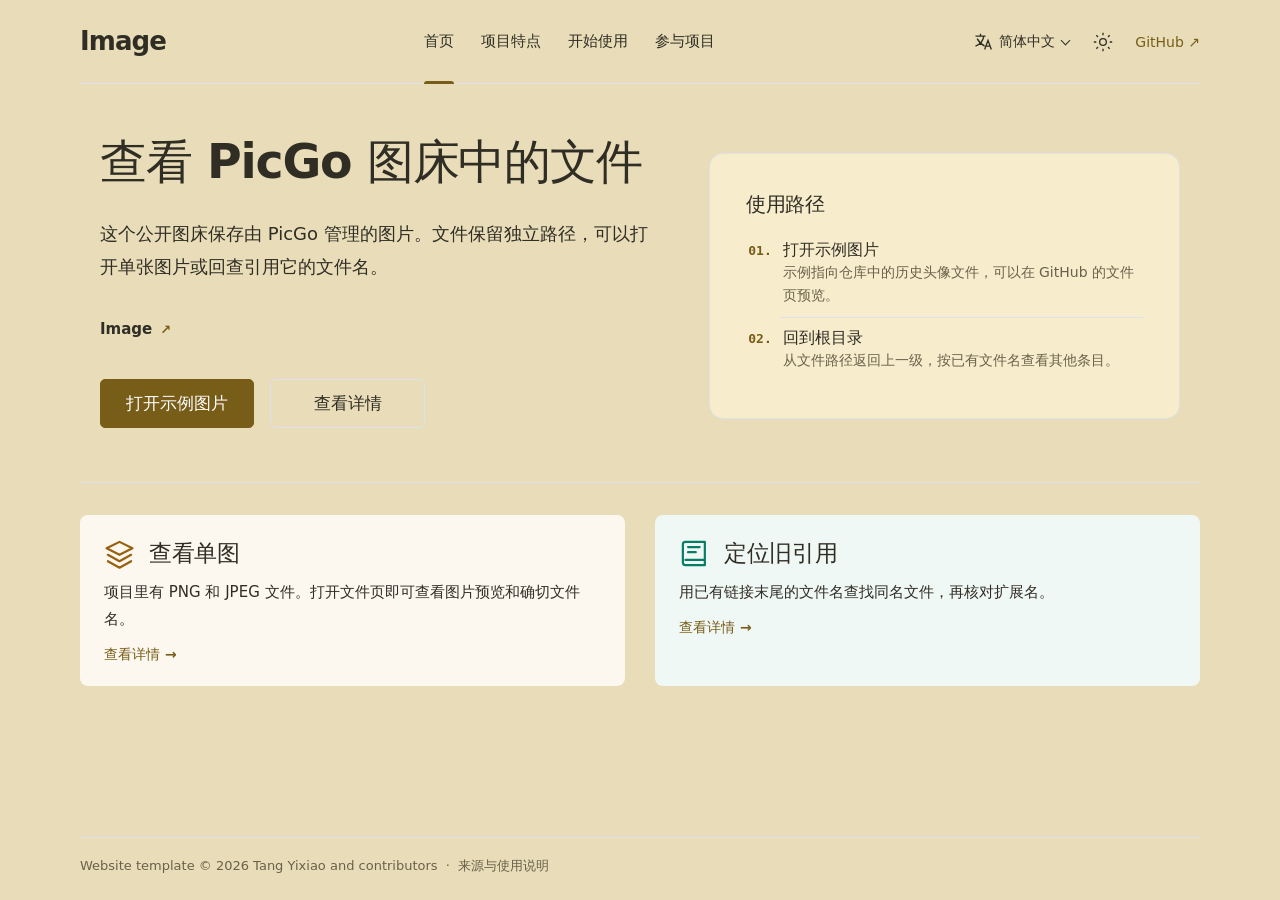
<file: project-website/site/index.html>
<!doctype html>
<html lang="zh-CN" data-locale="zh-CN" data-theme="system" data-default-theme="system" data-site-root="./">
<head>
  <meta charset="utf-8">
  <meta name="viewport" content="width=device-width, initial-scale=1">
  <meta name="generator" content="Project website template">
  <meta name="color-scheme" content="light dark">
  <meta name="description" content="这个公开图床保存由 PicGo 管理的图片。文件保留独立路径，可以打开单张图片或回查引用它的文件名。">
  <meta name="theme-color" content="#ffffff" media="(prefers-color-scheme: light)">
  <meta name="theme-color" content="#18191b" media="(prefers-color-scheme: dark)">
  <title>查看 PicGo 图床中的文件 · Image</title>
  <link rel="alternate" hreflang="zh-CN" href="./index.html"><link rel="alternate" hreflang="en" href="./en/index.html">
  <link rel="icon" href="./favicon.svg" type="image/svg+xml">
  <script src="./theme-init.js"></script>
  <link rel="stylesheet" href="./style.css">
  <script src="./script.js" defer></script>
</head>
<body class="page-home" id="top">
  <a class="skip-link" href="#main">跳转到主要内容</a>
  <header class="site-header wrap">
    <a class="brand" href="./index.html">Image</a>
    <nav class="main-nav" id="main-nav" aria-label="主导航"><a href="./index.html" aria-current="page">首页</a><a href="./features.html">项目特点</a><a href="./download.html">开始使用</a><a href="./community.html">参与项目</a></nav>
    <div class="header-tools">
      <details class="language-picker picker">
        <summary aria-label="选择语言"><svg viewBox="0 0 24 24" fill="none" stroke="currentColor" stroke-width="1.6" aria-hidden="true"><path d="M3 5h12M9 2v3m4 0c-1 6-5 10-10 12m2-9c2 4 5 7 9 9m0 4 4-11 4 11m-6-4h4"/></svg><span class="language-current">简体中文</span></summary>
        <nav class="picker-menu" aria-label="选择语言"><a href="./index.html" lang="zh-CN" hreflang="zh-CN" aria-current="true">简体中文</a><a href="./en/index.html" lang="en" hreflang="en">English</a></nav>
      </details>
      <details class="theme-picker picker" hidden>
        <summary aria-label="选择主题"><svg class="theme-sun" viewBox="0 0 24 24" fill="none" stroke="currentColor" stroke-width="1.6" aria-hidden="true"><circle cx="12" cy="12" r="4"/><path d="M12 1v3m0 16v3M1 12h3m16 0h3M4 4l2 2m12 12 2 2M4 20l2-2M18 6l2-2"/></svg><svg class="theme-moon" viewBox="0 0 24 24" fill="none" stroke="currentColor" stroke-width="1.6" aria-hidden="true"><path d="M20.5 14A9 9 0 0 1 10 3.5 9 9 0 1 0 20.5 14Z"/></svg><span class="theme-current">跟随系统</span></summary>
        <div class="picker-menu"><button type="button" data-theme-choice="light" aria-pressed="false"><svg class="" viewBox="0 0 24 24" fill="none" stroke="currentColor" stroke-width="1.7" stroke-linecap="round" stroke-linejoin="round" aria-hidden="true"><circle cx="12" cy="12" r="4"/><path d="M12 1v3m0 16v3M1 12h3m16 0h3M4 4l2 2m12 12 2 2M4 20l2-2M18 6l2-2"/></svg><span>浅色</span></button><button type="button" data-theme-choice="dark" aria-pressed="false"><svg class="" viewBox="0 0 24 24" fill="none" stroke="currentColor" stroke-width="1.7" stroke-linecap="round" stroke-linejoin="round" aria-hidden="true"><path d="M20.5 14A9 9 0 0 1 10 3.5 9 9 0 1 0 20.5 14Z"/></svg><span>深色</span></button><button type="button" data-theme-choice="system" aria-pressed="false"><svg class="" viewBox="0 0 24 24" fill="none" stroke="currentColor" stroke-width="1.7" stroke-linecap="round" stroke-linejoin="round" aria-hidden="true"><rect x="2" y="3" width="20" height="14" rx="2"/><path d="M12 17v4m-5 0h10"/></svg><span>跟随系统</span></button></div>
      </details>
      <a class="repository-link" href="https://github.com/tangyixiao/Image">GitHub <span aria-hidden="true">↗</span></a>
      <button class="menu-toggle" type="button" aria-label="打开导航" data-open-label="打开导航" data-close-label="关闭导航" aria-expanded="false" aria-controls="main-nav" hidden><svg viewBox="0 0 24 24" fill="none" stroke="currentColor" stroke-width="1.8" aria-hidden="true"><path d="M3 6h18M3 12h18M3 18h18"/></svg></button>
    </div>
  </header>
  <main id="main" class="wrap"><section class="hero" aria-labelledby="hero-title"><div class="hero-copy"><h1 id="hero-title">查看 PicGo 图床中的文件</h1><div class="hero-description"><p>这个公开图床保存由 PicGo 管理的图片。文件保留独立路径，可以打开单张图片或回查引用它的文件名。</p></div><nav class="platforms" aria-label="支持的平台"><a class="platform-link" href="https://tangyixiao.github.io/Image/"><span>Image</span><span class="platform-arrow" aria-hidden="true">↗</span></a></nav><div class="hero-actions"><a class="button button-primary" href="https://github.com/tangyixiao/Image/blob/main/github_old_avatar_corrected_512.png">打开示例图片</a><a class="button button-secondary" href="./features.html">查看详情</a></div></div><figure class="product-preview"><div class="guide-card"><h2>使用路径</h2><ol><li><a href="./download.html#instructions"><strong>打开示例图片</strong><span>示例指向仓库中的历史头像文件，可以在 GitHub 的文件页预览。</span></a></li><li><a href="./download.html#instructions"><strong>回到根目录</strong><span>从文件路径返回上一级，按已有文件名查看其他条目。</span></a></li></ol></div></figure></section><section class="home-features section-rule" aria-label="项目特点"><div class="feature-teasers"><article class="feature-teaser teaser-code"><header><svg class="" viewBox="0 0 24 24" fill="none" stroke="currentColor" stroke-width="1.7" stroke-linecap="round" stroke-linejoin="round" aria-hidden="true"><path d="m12 3 10 5-10 5L2 8l10-5Zm-9 10 9 5 9-5M3 18l9 5 9-5"/></svg><h2>查看单图</h2></header><p>项目里有 PNG 和 JPEG 文件。打开文件页即可查看图片预览和确切文件名。</p><a class="feature-more" href="./features.html">查看详情 <span aria-hidden="true">→</span></a></article><article class="feature-teaser teaser-training"><header><svg class="" viewBox="0 0 24 24" fill="none" stroke="currentColor" stroke-width="1.7" stroke-linecap="round" stroke-linejoin="round" aria-hidden="true"><path d="M5 3h15v18H5a2 2 0 0 1-2-2V5a2 2 0 0 1 2-2Zm0 14h15M7 7h9M7 11h6"/></svg><h2>定位旧引用</h2></header><p>用已有链接末尾的文件名查找同名文件，再核对扩展名。</p><a class="feature-more" href="./features.html">查看详情 <span aria-hidden="true">→</span></a></article></div></section></main>
  <footer class="site-footer wrap"><p>Website template © 2026 Tang Yixiao and contributors <span aria-hidden="true">·</span> <a href="https://github.com/tangyixiao/Image">来源与使用说明</a></p></footer>
</body>
</html>
</file>
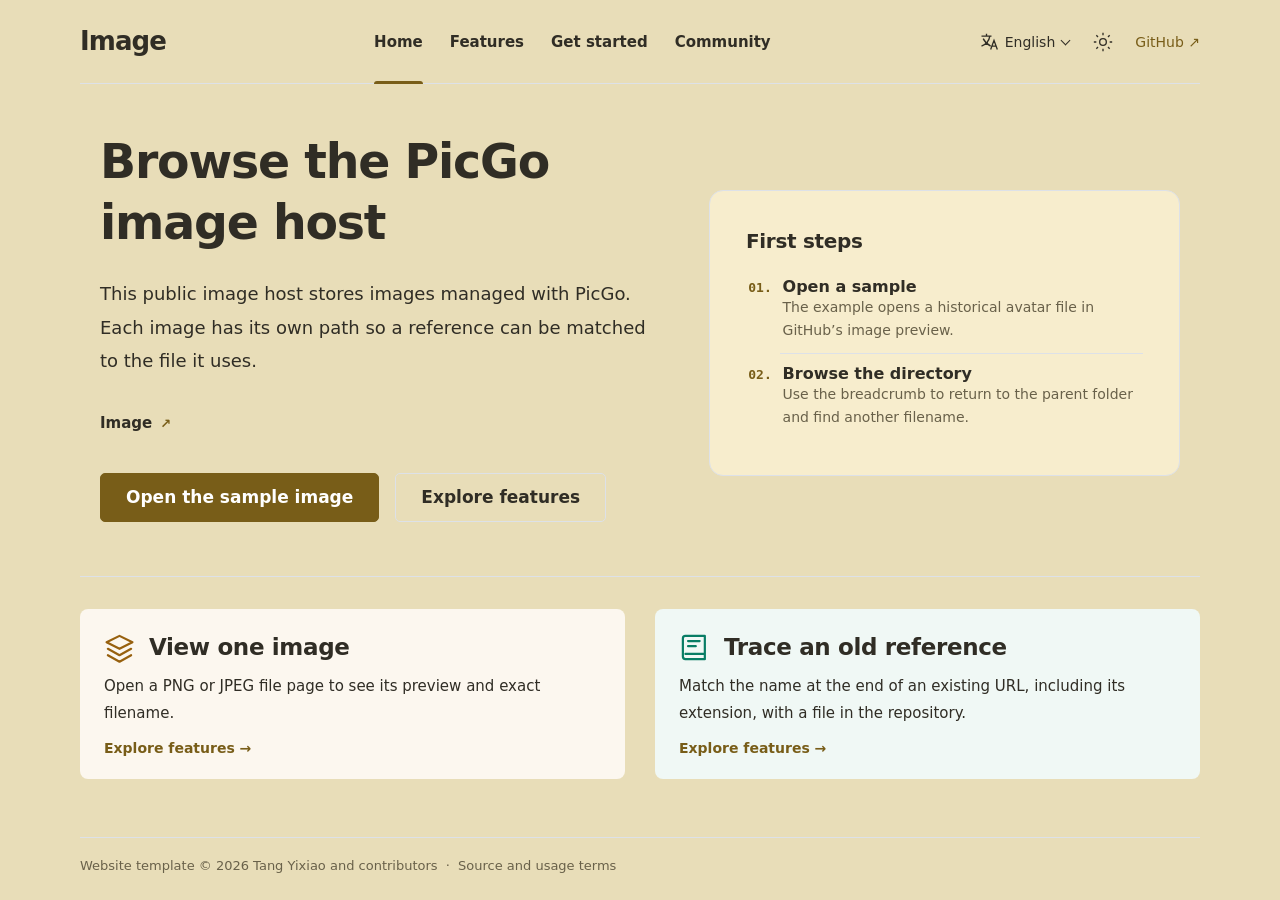
<file: project-website/site/en/index.html>
<!doctype html>
<html lang="en" data-locale="en" data-theme="system" data-default-theme="system" data-site-root="../">
<head>
  <meta charset="utf-8">
  <meta name="viewport" content="width=device-width, initial-scale=1">
  <meta name="generator" content="Project website template">
  <meta name="color-scheme" content="light dark">
  <meta name="description" content="This public image host stores images managed with PicGo. Each image has its own path so a reference can be matched to the file it uses.">
  <meta name="theme-color" content="#ffffff" media="(prefers-color-scheme: light)">
  <meta name="theme-color" content="#18191b" media="(prefers-color-scheme: dark)">
  <title>Browse the PicGo image host · Image</title>
  <link rel="alternate" hreflang="zh-CN" href="../index.html"><link rel="alternate" hreflang="en" href="../en/index.html">
  <link rel="icon" href="../favicon.svg" type="image/svg+xml">
  <script src="../theme-init.js"></script>
  <link rel="stylesheet" href="../style.css">
  <script src="../script.js" defer></script>
</head>
<body class="page-home" id="top">
  <a class="skip-link" href="#main">Skip to main content</a>
  <header class="site-header wrap">
    <a class="brand" href="./index.html">Image</a>
    <nav class="main-nav" id="main-nav" aria-label="Main navigation"><a href="./index.html" aria-current="page">Home</a><a href="./features.html">Features</a><a href="./download.html">Get started</a><a href="./community.html">Community</a></nav>
    <div class="header-tools">
      <details class="language-picker picker">
        <summary aria-label="Choose language"><svg viewBox="0 0 24 24" fill="none" stroke="currentColor" stroke-width="1.6" aria-hidden="true"><path d="M3 5h12M9 2v3m4 0c-1 6-5 10-10 12m2-9c2 4 5 7 9 9m0 4 4-11 4 11m-6-4h4"/></svg><span class="language-current">English</span></summary>
        <nav class="picker-menu" aria-label="Choose language"><a href="../index.html" lang="zh-CN" hreflang="zh-CN">简体中文</a><a href="../en/index.html" lang="en" hreflang="en" aria-current="true">English</a></nav>
      </details>
      <details class="theme-picker picker" hidden>
        <summary aria-label="Choose theme"><svg class="theme-sun" viewBox="0 0 24 24" fill="none" stroke="currentColor" stroke-width="1.6" aria-hidden="true"><circle cx="12" cy="12" r="4"/><path d="M12 1v3m0 16v3M1 12h3m16 0h3M4 4l2 2m12 12 2 2M4 20l2-2M18 6l2-2"/></svg><svg class="theme-moon" viewBox="0 0 24 24" fill="none" stroke="currentColor" stroke-width="1.6" aria-hidden="true"><path d="M20.5 14A9 9 0 0 1 10 3.5 9 9 0 1 0 20.5 14Z"/></svg><span class="theme-current">System</span></summary>
        <div class="picker-menu"><button type="button" data-theme-choice="light" aria-pressed="false"><svg class="" viewBox="0 0 24 24" fill="none" stroke="currentColor" stroke-width="1.7" stroke-linecap="round" stroke-linejoin="round" aria-hidden="true"><circle cx="12" cy="12" r="4"/><path d="M12 1v3m0 16v3M1 12h3m16 0h3M4 4l2 2m12 12 2 2M4 20l2-2M18 6l2-2"/></svg><span>Light</span></button><button type="button" data-theme-choice="dark" aria-pressed="false"><svg class="" viewBox="0 0 24 24" fill="none" stroke="currentColor" stroke-width="1.7" stroke-linecap="round" stroke-linejoin="round" aria-hidden="true"><path d="M20.5 14A9 9 0 0 1 10 3.5 9 9 0 1 0 20.5 14Z"/></svg><span>Dark</span></button><button type="button" data-theme-choice="system" aria-pressed="false"><svg class="" viewBox="0 0 24 24" fill="none" stroke="currentColor" stroke-width="1.7" stroke-linecap="round" stroke-linejoin="round" aria-hidden="true"><rect x="2" y="3" width="20" height="14" rx="2"/><path d="M12 17v4m-5 0h10"/></svg><span>System</span></button></div>
      </details>
      <a class="repository-link" href="https://github.com/tangyixiao/Image">GitHub <span aria-hidden="true">↗</span></a>
      <button class="menu-toggle" type="button" aria-label="Open navigation" data-open-label="Open navigation" data-close-label="Close navigation" aria-expanded="false" aria-controls="main-nav" hidden><svg viewBox="0 0 24 24" fill="none" stroke="currentColor" stroke-width="1.8" aria-hidden="true"><path d="M3 6h18M3 12h18M3 18h18"/></svg></button>
    </div>
  </header>
  <main id="main" class="wrap"><section class="hero" aria-labelledby="hero-title"><div class="hero-copy"><h1 id="hero-title">Browse the PicGo image host</h1><div class="hero-description"><p>This public image host stores images managed with PicGo. Each image has its own path so a reference can be matched to the file it uses.</p></div><nav class="platforms" aria-label="Supported platforms"><a class="platform-link" href="https://tangyixiao.github.io/Image/"><span>Image</span><span class="platform-arrow" aria-hidden="true">↗</span></a></nav><div class="hero-actions"><a class="button button-primary" href="https://github.com/tangyixiao/Image/blob/main/github_old_avatar_corrected_512.png">Open the sample image</a><a class="button button-secondary" href="./features.html">Explore features</a></div></div><figure class="product-preview"><div class="guide-card"><h2>First steps</h2><ol><li><a href="./download.html#instructions"><strong>Open a sample</strong><span>The example opens a historical avatar file in GitHub’s image preview.</span></a></li><li><a href="./download.html#instructions"><strong>Browse the directory</strong><span>Use the breadcrumb to return to the parent folder and find another filename.</span></a></li></ol></div></figure></section><section class="home-features section-rule" aria-label="Features"><div class="feature-teasers"><article class="feature-teaser teaser-code"><header><svg class="" viewBox="0 0 24 24" fill="none" stroke="currentColor" stroke-width="1.7" stroke-linecap="round" stroke-linejoin="round" aria-hidden="true"><path d="m12 3 10 5-10 5L2 8l10-5Zm-9 10 9 5 9-5M3 18l9 5 9-5"/></svg><h2>View one image</h2></header><p>Open a PNG or JPEG file page to see its preview and exact filename.</p><a class="feature-more" href="./features.html">Explore features <span aria-hidden="true">→</span></a></article><article class="feature-teaser teaser-training"><header><svg class="" viewBox="0 0 24 24" fill="none" stroke="currentColor" stroke-width="1.7" stroke-linecap="round" stroke-linejoin="round" aria-hidden="true"><path d="M5 3h15v18H5a2 2 0 0 1-2-2V5a2 2 0 0 1 2-2Zm0 14h15M7 7h9M7 11h6"/></svg><h2>Trace an old reference</h2></header><p>Match the name at the end of an existing URL, including its extension, with a file in the repository.</p><a class="feature-more" href="./features.html">Explore features <span aria-hidden="true">→</span></a></article></div></section></main>
  <footer class="site-footer wrap"><p>Website template © 2026 Tang Yixiao and contributors <span aria-hidden="true">·</span> <a href="https://github.com/tangyixiao/Image">Source and usage terms</a></p></footer>
</body>
</html>
</file>
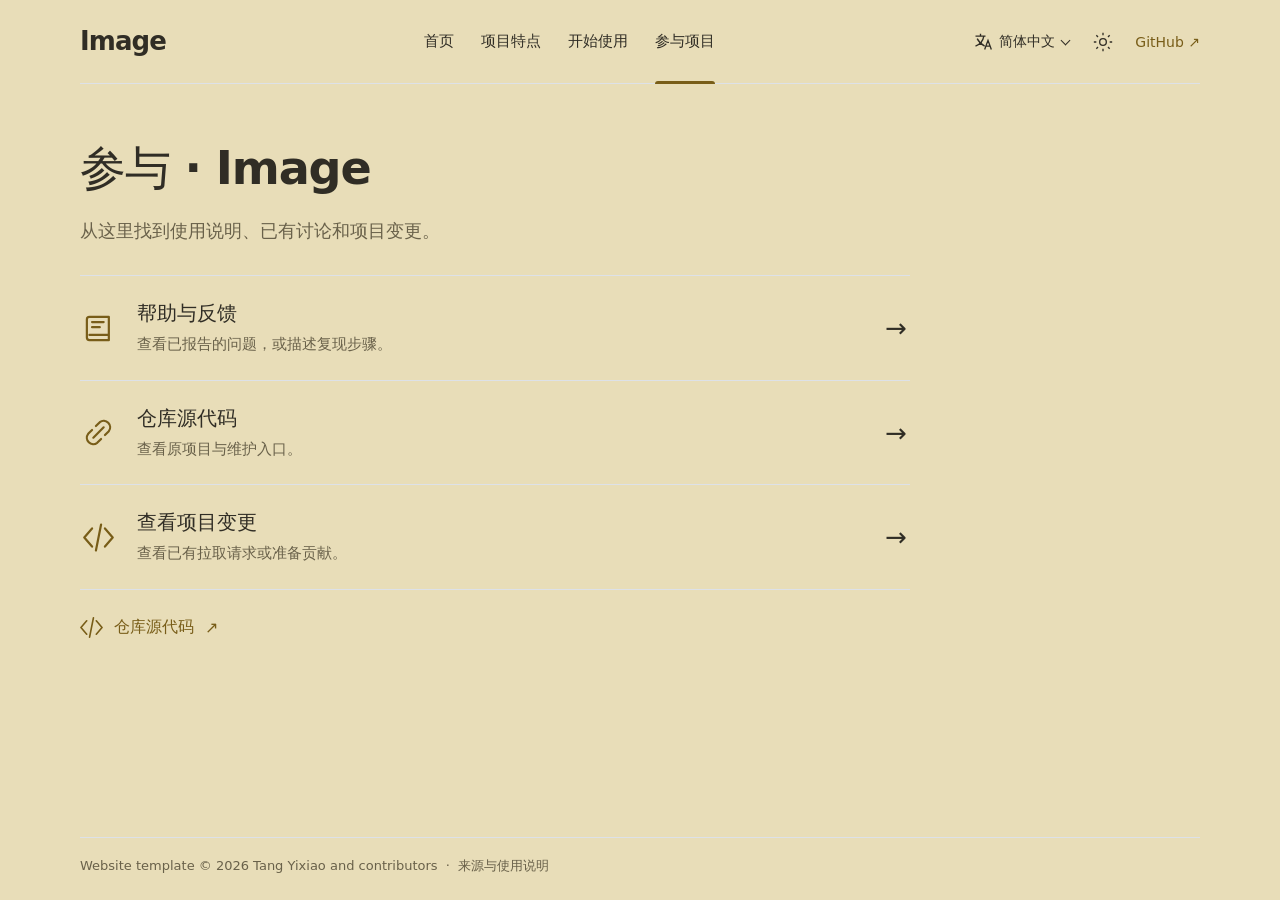
<file: project-website/site/community.html>
<!doctype html>
<html lang="zh-CN" data-locale="zh-CN" data-theme="system" data-default-theme="system" data-site-root="./">
<head>
  <meta charset="utf-8">
  <meta name="viewport" content="width=device-width, initial-scale=1">
  <meta name="generator" content="Project website template">
  <meta name="color-scheme" content="light dark">
  <meta name="description" content="从这里找到使用说明、已有讨论和项目变更。">
  <meta name="theme-color" content="#ffffff" media="(prefers-color-scheme: light)">
  <meta name="theme-color" content="#18191b" media="(prefers-color-scheme: dark)">
  <title>参与项目 · Image</title>
  <link rel="alternate" hreflang="zh-CN" href="./community.html"><link rel="alternate" hreflang="en" href="./en/community.html">
  <link rel="icon" href="./favicon.svg" type="image/svg+xml">
  <script src="./theme-init.js"></script>
  <link rel="stylesheet" href="./style.css">
  <script src="./script.js" defer></script>
</head>
<body class="page-community" id="top">
  <a class="skip-link" href="#main">跳转到主要内容</a>
  <header class="site-header wrap">
    <a class="brand" href="./index.html">Image</a>
    <nav class="main-nav" id="main-nav" aria-label="主导航"><a href="./index.html">首页</a><a href="./features.html">项目特点</a><a href="./download.html">开始使用</a><a href="./community.html" aria-current="page">参与项目</a></nav>
    <div class="header-tools">
      <details class="language-picker picker">
        <summary aria-label="选择语言"><svg viewBox="0 0 24 24" fill="none" stroke="currentColor" stroke-width="1.6" aria-hidden="true"><path d="M3 5h12M9 2v3m4 0c-1 6-5 10-10 12m2-9c2 4 5 7 9 9m0 4 4-11 4 11m-6-4h4"/></svg><span class="language-current">简体中文</span></summary>
        <nav class="picker-menu" aria-label="选择语言"><a href="./community.html" lang="zh-CN" hreflang="zh-CN" aria-current="true">简体中文</a><a href="./en/community.html" lang="en" hreflang="en">English</a></nav>
      </details>
      <details class="theme-picker picker" hidden>
        <summary aria-label="选择主题"><svg class="theme-sun" viewBox="0 0 24 24" fill="none" stroke="currentColor" stroke-width="1.6" aria-hidden="true"><circle cx="12" cy="12" r="4"/><path d="M12 1v3m0 16v3M1 12h3m16 0h3M4 4l2 2m12 12 2 2M4 20l2-2M18 6l2-2"/></svg><svg class="theme-moon" viewBox="0 0 24 24" fill="none" stroke="currentColor" stroke-width="1.6" aria-hidden="true"><path d="M20.5 14A9 9 0 0 1 10 3.5 9 9 0 1 0 20.5 14Z"/></svg><span class="theme-current">跟随系统</span></summary>
        <div class="picker-menu"><button type="button" data-theme-choice="light" aria-pressed="false"><svg class="" viewBox="0 0 24 24" fill="none" stroke="currentColor" stroke-width="1.7" stroke-linecap="round" stroke-linejoin="round" aria-hidden="true"><circle cx="12" cy="12" r="4"/><path d="M12 1v3m0 16v3M1 12h3m16 0h3M4 4l2 2m12 12 2 2M4 20l2-2M18 6l2-2"/></svg><span>浅色</span></button><button type="button" data-theme-choice="dark" aria-pressed="false"><svg class="" viewBox="0 0 24 24" fill="none" stroke="currentColor" stroke-width="1.7" stroke-linecap="round" stroke-linejoin="round" aria-hidden="true"><path d="M20.5 14A9 9 0 0 1 10 3.5 9 9 0 1 0 20.5 14Z"/></svg><span>深色</span></button><button type="button" data-theme-choice="system" aria-pressed="false"><svg class="" viewBox="0 0 24 24" fill="none" stroke="currentColor" stroke-width="1.7" stroke-linecap="round" stroke-linejoin="round" aria-hidden="true"><rect x="2" y="3" width="20" height="14" rx="2"/><path d="M12 17v4m-5 0h10"/></svg><span>跟随系统</span></button></div>
      </details>
      <a class="repository-link" href="https://github.com/tangyixiao/Image">GitHub <span aria-hidden="true">↗</span></a>
      <button class="menu-toggle" type="button" aria-label="打开导航" data-open-label="打开导航" data-close-label="关闭导航" aria-expanded="false" aria-controls="main-nav" hidden><svg viewBox="0 0 24 24" fill="none" stroke="currentColor" stroke-width="1.8" aria-hidden="true"><path d="M3 6h18M3 12h18M3 18h18"/></svg></button>
    </div>
  </header>
  <main id="main" class="wrap"><header class="page-heading"><h1>参与 · Image</h1><p>从这里找到使用说明、已有讨论和项目变更。</p></header><div class="community-rows"><a class="community-row" href="https://github.com/tangyixiao/Image/issues"><svg class="" viewBox="0 0 24 24" fill="none" stroke="currentColor" stroke-width="1.7" stroke-linecap="round" stroke-linejoin="round" aria-hidden="true"><path d="M5 3h15v18H5a2 2 0 0 1-2-2V5a2 2 0 0 1 2-2Zm0 14h15M7 7h9M7 11h6"/></svg><span class="row-copy"><strong>帮助与反馈</strong><span>查看已报告的问题，或描述复现步骤。</span></span><span class="arrow" aria-hidden="true">→</span></a><a class="community-row" href="https://github.com/tangyixiao/Image"><svg class="" viewBox="0 0 24 24" fill="none" stroke="currentColor" stroke-width="1.7" stroke-linecap="round" stroke-linejoin="round" aria-hidden="true"><path d="m10 7 3-3a5 5 0 0 1 7 7l-3 3M14 17l-3 3a5 5 0 0 1-7-7l3-3m1 6 8-8"/></svg><span class="row-copy"><strong>仓库源代码</strong><span>查看原项目与维护入口。</span></span><span class="arrow" aria-hidden="true">→</span></a><a class="community-row" href="https://github.com/tangyixiao/Image/pulls"><svg class="" viewBox="0 0 24 24" fill="none" stroke="currentColor" stroke-width="1.7" stroke-linecap="round" stroke-linejoin="round" aria-hidden="true"><path d="m7 5-6 7 6 7M17 5l6 7-6 7M14 2l-4 20"/></svg><span class="row-copy"><strong>查看项目变更</strong><span>查看已有拉取请求或准备贡献。</span></span><span class="arrow" aria-hidden="true">→</span></a></div><a class="source-link" href="https://github.com/tangyixiao/Image"><svg class="" viewBox="0 0 24 24" fill="none" stroke="currentColor" stroke-width="1.7" stroke-linecap="round" stroke-linejoin="round" aria-hidden="true"><path d="m7 5-6 7 6 7M17 5l6 7-6 7M14 2l-4 20"/></svg>仓库源代码 <span aria-hidden="true">↗</span></a></main>
  <footer class="site-footer wrap"><p>Website template © 2026 Tang Yixiao and contributors <span aria-hidden="true">·</span> <a href="https://github.com/tangyixiao/Image">来源与使用说明</a></p></footer>
</body>
</html>
</file>
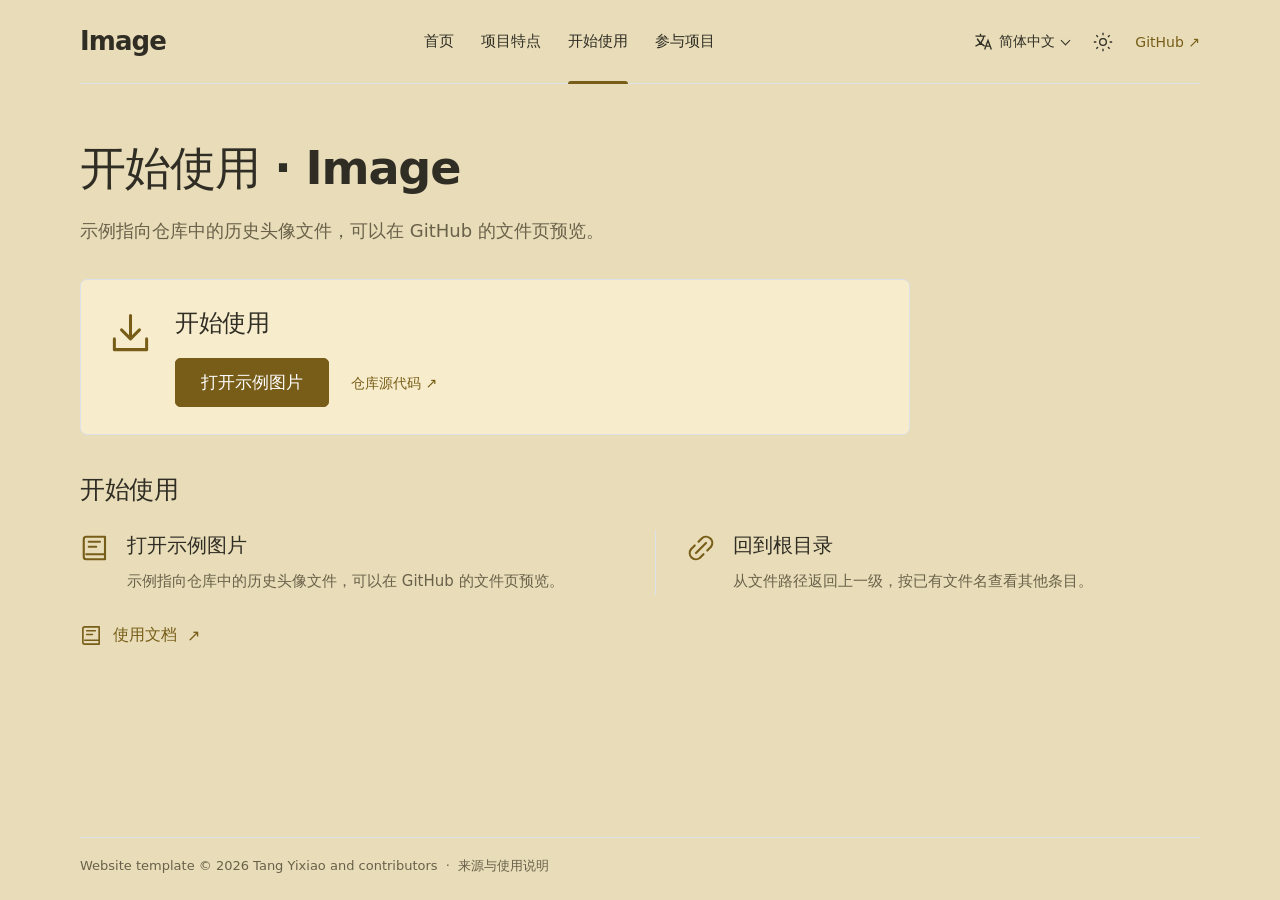
<file: project-website/site/download.html>
<!doctype html>
<html lang="zh-CN" data-locale="zh-CN" data-theme="system" data-default-theme="system" data-site-root="./">
<head>
  <meta charset="utf-8">
  <meta name="viewport" content="width=device-width, initial-scale=1">
  <meta name="generator" content="Project website template">
  <meta name="color-scheme" content="light dark">
  <meta name="description" content="示例指向仓库中的历史头像文件，可以在 GitHub 的文件页预览。">
  <meta name="theme-color" content="#ffffff" media="(prefers-color-scheme: light)">
  <meta name="theme-color" content="#18191b" media="(prefers-color-scheme: dark)">
  <title>开始使用 · Image</title>
  <link rel="alternate" hreflang="zh-CN" href="./download.html"><link rel="alternate" hreflang="en" href="./en/download.html">
  <link rel="icon" href="./favicon.svg" type="image/svg+xml">
  <script src="./theme-init.js"></script>
  <link rel="stylesheet" href="./style.css">
  <script src="./script.js" defer></script>
</head>
<body class="page-download" id="top">
  <a class="skip-link" href="#main">跳转到主要内容</a>
  <header class="site-header wrap">
    <a class="brand" href="./index.html">Image</a>
    <nav class="main-nav" id="main-nav" aria-label="主导航"><a href="./index.html">首页</a><a href="./features.html">项目特点</a><a href="./download.html" aria-current="page">开始使用</a><a href="./community.html">参与项目</a></nav>
    <div class="header-tools">
      <details class="language-picker picker">
        <summary aria-label="选择语言"><svg viewBox="0 0 24 24" fill="none" stroke="currentColor" stroke-width="1.6" aria-hidden="true"><path d="M3 5h12M9 2v3m4 0c-1 6-5 10-10 12m2-9c2 4 5 7 9 9m0 4 4-11 4 11m-6-4h4"/></svg><span class="language-current">简体中文</span></summary>
        <nav class="picker-menu" aria-label="选择语言"><a href="./download.html" lang="zh-CN" hreflang="zh-CN" aria-current="true">简体中文</a><a href="./en/download.html" lang="en" hreflang="en">English</a></nav>
      </details>
      <details class="theme-picker picker" hidden>
        <summary aria-label="选择主题"><svg class="theme-sun" viewBox="0 0 24 24" fill="none" stroke="currentColor" stroke-width="1.6" aria-hidden="true"><circle cx="12" cy="12" r="4"/><path d="M12 1v3m0 16v3M1 12h3m16 0h3M4 4l2 2m12 12 2 2M4 20l2-2M18 6l2-2"/></svg><svg class="theme-moon" viewBox="0 0 24 24" fill="none" stroke="currentColor" stroke-width="1.6" aria-hidden="true"><path d="M20.5 14A9 9 0 0 1 10 3.5 9 9 0 1 0 20.5 14Z"/></svg><span class="theme-current">跟随系统</span></summary>
        <div class="picker-menu"><button type="button" data-theme-choice="light" aria-pressed="false"><svg class="" viewBox="0 0 24 24" fill="none" stroke="currentColor" stroke-width="1.7" stroke-linecap="round" stroke-linejoin="round" aria-hidden="true"><circle cx="12" cy="12" r="4"/><path d="M12 1v3m0 16v3M1 12h3m16 0h3M4 4l2 2m12 12 2 2M4 20l2-2M18 6l2-2"/></svg><span>浅色</span></button><button type="button" data-theme-choice="dark" aria-pressed="false"><svg class="" viewBox="0 0 24 24" fill="none" stroke="currentColor" stroke-width="1.7" stroke-linecap="round" stroke-linejoin="round" aria-hidden="true"><path d="M20.5 14A9 9 0 0 1 10 3.5 9 9 0 1 0 20.5 14Z"/></svg><span>深色</span></button><button type="button" data-theme-choice="system" aria-pressed="false"><svg class="" viewBox="0 0 24 24" fill="none" stroke="currentColor" stroke-width="1.7" stroke-linecap="round" stroke-linejoin="round" aria-hidden="true"><rect x="2" y="3" width="20" height="14" rx="2"/><path d="M12 17v4m-5 0h10"/></svg><span>跟随系统</span></button></div>
      </details>
      <a class="repository-link" href="https://github.com/tangyixiao/Image">GitHub <span aria-hidden="true">↗</span></a>
      <button class="menu-toggle" type="button" aria-label="打开导航" data-open-label="打开导航" data-close-label="关闭导航" aria-expanded="false" aria-controls="main-nav" hidden><svg viewBox="0 0 24 24" fill="none" stroke="currentColor" stroke-width="1.8" aria-hidden="true"><path d="M3 6h18M3 12h18M3 18h18"/></svg></button>
    </div>
  </header>
  <main id="main" class="wrap"><header class="page-heading"><h1>开始使用 · Image</h1><p>示例指向仓库中的历史头像文件，可以在 GitHub 的文件页预览。</p></header><section class="download-panel" aria-labelledby="download-version"><svg class="" viewBox="0 0 24 24" fill="none" stroke="currentColor" stroke-width="1.7" stroke-linecap="round" stroke-linejoin="round" aria-hidden="true"><path d="M12 2v13m-5-5 5 5 5-5M3 15v6h18v-6"/></svg><div><h2 id="download-version">开始使用</h2><div class="download-actions"><a class="button button-primary" href="https://github.com/tangyixiao/Image/blob/main/github_old_avatar_corrected_512.png">打开示例图片</a><a class="release-link" href="https://github.com/tangyixiao/Image">仓库源代码 <span aria-hidden="true">↗</span></a></div></div></section><section class="getting-started" id="instructions"><h2>开始使用</h2><div class="start-steps"><a class="start-step" href="https://github.com/tangyixiao/Image/blob/main/github_old_avatar_corrected_512.png"><span class="step-icon"><svg class="" viewBox="0 0 24 24" fill="none" stroke="currentColor" stroke-width="1.7" stroke-linecap="round" stroke-linejoin="round" aria-hidden="true"><path d="M5 3h15v18H5a2 2 0 0 1-2-2V5a2 2 0 0 1 2-2Zm0 14h15M7 7h9M7 11h6"/></svg></span><span><strong>打开示例图片</strong><span>示例指向仓库中的历史头像文件，可以在 GitHub 的文件页预览。</span></span></a><a class="start-step" href="https://github.com/tangyixiao/Image/blob/main/README.md"><span class="step-icon"><svg class="" viewBox="0 0 24 24" fill="none" stroke="currentColor" stroke-width="1.7" stroke-linecap="round" stroke-linejoin="round" aria-hidden="true"><path d="m10 7 3-3a5 5 0 0 1 7 7l-3 3M14 17l-3 3a5 5 0 0 1-7-7l3-3m1 6 8-8"/></svg></span><span><strong>回到根目录</strong><span>从文件路径返回上一级，按已有文件名查看其他条目。</span></span></a></div></section><a class="docs-link" href="https://github.com/tangyixiao/Image/blob/main/README.md"><svg class="" viewBox="0 0 24 24" fill="none" stroke="currentColor" stroke-width="1.7" stroke-linecap="round" stroke-linejoin="round" aria-hidden="true"><path d="M5 3h15v18H5a2 2 0 0 1-2-2V5a2 2 0 0 1 2-2Zm0 14h15M7 7h9M7 11h6"/></svg>使用文档 <span aria-hidden="true">↗</span></a></main>
  <footer class="site-footer wrap"><p>Website template © 2026 Tang Yixiao and contributors <span aria-hidden="true">·</span> <a href="https://github.com/tangyixiao/Image">来源与使用说明</a></p></footer>
</body>
</html>
</file>
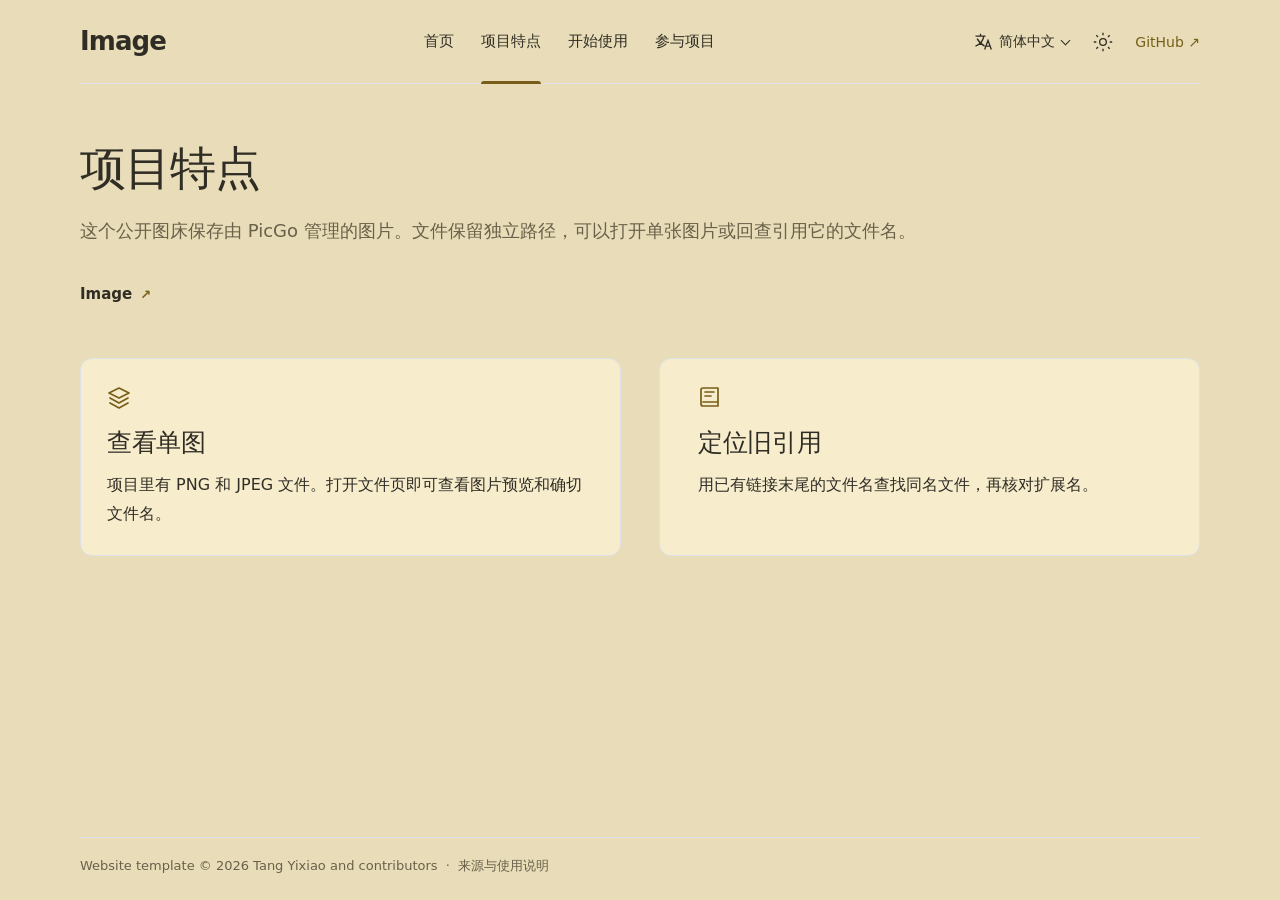
<file: project-website/site/features.html>
<!doctype html>
<html lang="zh-CN" data-locale="zh-CN" data-theme="system" data-default-theme="system" data-site-root="./">
<head>
  <meta charset="utf-8">
  <meta name="viewport" content="width=device-width, initial-scale=1">
  <meta name="generator" content="Project website template">
  <meta name="color-scheme" content="light dark">
  <meta name="description" content="这个公开图床保存由 PicGo 管理的图片。文件保留独立路径，可以打开单张图片或回查引用它的文件名。">
  <meta name="theme-color" content="#ffffff" media="(prefers-color-scheme: light)">
  <meta name="theme-color" content="#18191b" media="(prefers-color-scheme: dark)">
  <title>项目特点 · Image</title>
  <link rel="alternate" hreflang="zh-CN" href="./features.html"><link rel="alternate" hreflang="en" href="./en/features.html">
  <link rel="icon" href="./favicon.svg" type="image/svg+xml">
  <script src="./theme-init.js"></script>
  <link rel="stylesheet" href="./style.css">
  <script src="./script.js" defer></script>
</head>
<body class="page-features" id="top">
  <a class="skip-link" href="#main">跳转到主要内容</a>
  <header class="site-header wrap">
    <a class="brand" href="./index.html">Image</a>
    <nav class="main-nav" id="main-nav" aria-label="主导航"><a href="./index.html">首页</a><a href="./features.html" aria-current="page">项目特点</a><a href="./download.html">开始使用</a><a href="./community.html">参与项目</a></nav>
    <div class="header-tools">
      <details class="language-picker picker">
        <summary aria-label="选择语言"><svg viewBox="0 0 24 24" fill="none" stroke="currentColor" stroke-width="1.6" aria-hidden="true"><path d="M3 5h12M9 2v3m4 0c-1 6-5 10-10 12m2-9c2 4 5 7 9 9m0 4 4-11 4 11m-6-4h4"/></svg><span class="language-current">简体中文</span></summary>
        <nav class="picker-menu" aria-label="选择语言"><a href="./features.html" lang="zh-CN" hreflang="zh-CN" aria-current="true">简体中文</a><a href="./en/features.html" lang="en" hreflang="en">English</a></nav>
      </details>
      <details class="theme-picker picker" hidden>
        <summary aria-label="选择主题"><svg class="theme-sun" viewBox="0 0 24 24" fill="none" stroke="currentColor" stroke-width="1.6" aria-hidden="true"><circle cx="12" cy="12" r="4"/><path d="M12 1v3m0 16v3M1 12h3m16 0h3M4 4l2 2m12 12 2 2M4 20l2-2M18 6l2-2"/></svg><svg class="theme-moon" viewBox="0 0 24 24" fill="none" stroke="currentColor" stroke-width="1.6" aria-hidden="true"><path d="M20.5 14A9 9 0 0 1 10 3.5 9 9 0 1 0 20.5 14Z"/></svg><span class="theme-current">跟随系统</span></summary>
        <div class="picker-menu"><button type="button" data-theme-choice="light" aria-pressed="false"><svg class="" viewBox="0 0 24 24" fill="none" stroke="currentColor" stroke-width="1.7" stroke-linecap="round" stroke-linejoin="round" aria-hidden="true"><circle cx="12" cy="12" r="4"/><path d="M12 1v3m0 16v3M1 12h3m16 0h3M4 4l2 2m12 12 2 2M4 20l2-2M18 6l2-2"/></svg><span>浅色</span></button><button type="button" data-theme-choice="dark" aria-pressed="false"><svg class="" viewBox="0 0 24 24" fill="none" stroke="currentColor" stroke-width="1.7" stroke-linecap="round" stroke-linejoin="round" aria-hidden="true"><path d="M20.5 14A9 9 0 0 1 10 3.5 9 9 0 1 0 20.5 14Z"/></svg><span>深色</span></button><button type="button" data-theme-choice="system" aria-pressed="false"><svg class="" viewBox="0 0 24 24" fill="none" stroke="currentColor" stroke-width="1.7" stroke-linecap="round" stroke-linejoin="round" aria-hidden="true"><rect x="2" y="3" width="20" height="14" rx="2"/><path d="M12 17v4m-5 0h10"/></svg><span>跟随系统</span></button></div>
      </details>
      <a class="repository-link" href="https://github.com/tangyixiao/Image">GitHub <span aria-hidden="true">↗</span></a>
      <button class="menu-toggle" type="button" aria-label="打开导航" data-open-label="打开导航" data-close-label="关闭导航" aria-expanded="false" aria-controls="main-nav" hidden><svg viewBox="0 0 24 24" fill="none" stroke="currentColor" stroke-width="1.8" aria-hidden="true"><path d="M3 6h18M3 12h18M3 18h18"/></svg></button>
    </div>
  </header>
  <main id="main" class="wrap"><header class="page-heading"><h1>项目特点</h1><p>这个公开图床保存由 PicGo 管理的图片。文件保留独立路径，可以打开单张图片或回查引用它的文件名。</p></header><nav class="platforms" aria-label="支持的平台"><a class="platform-link" href="https://tangyixiao.github.io/Image/"><span>Image</span><span class="platform-arrow" aria-hidden="true">↗</span></a></nav><div class="feature-groups"><article class="feature guide-feature"><svg class="" viewBox="0 0 24 24" fill="none" stroke="currentColor" stroke-width="1.7" stroke-linecap="round" stroke-linejoin="round" aria-hidden="true"><path d="m12 3 10 5-10 5L2 8l10-5Zm-9 10 9 5 9-5M3 18l9 5 9-5"/></svg><div class="feature-copy"><h2>查看单图</h2><p>项目里有 PNG 和 JPEG 文件。打开文件页即可查看图片预览和确切文件名。</p></div></article><article class="feature guide-feature"><svg class="" viewBox="0 0 24 24" fill="none" stroke="currentColor" stroke-width="1.7" stroke-linecap="round" stroke-linejoin="round" aria-hidden="true"><path d="M5 3h15v18H5a2 2 0 0 1-2-2V5a2 2 0 0 1 2-2Zm0 14h15M7 7h9M7 11h6"/></svg><div class="feature-copy"><h2>定位旧引用</h2><p>用已有链接末尾的文件名查找同名文件，再核对扩展名。</p></div></article></div></main>
  <footer class="site-footer wrap"><p>Website template © 2026 Tang Yixiao and contributors <span aria-hidden="true">·</span> <a href="https://github.com/tangyixiao/Image">来源与使用说明</a></p></footer>
</body>
</html>
</file>
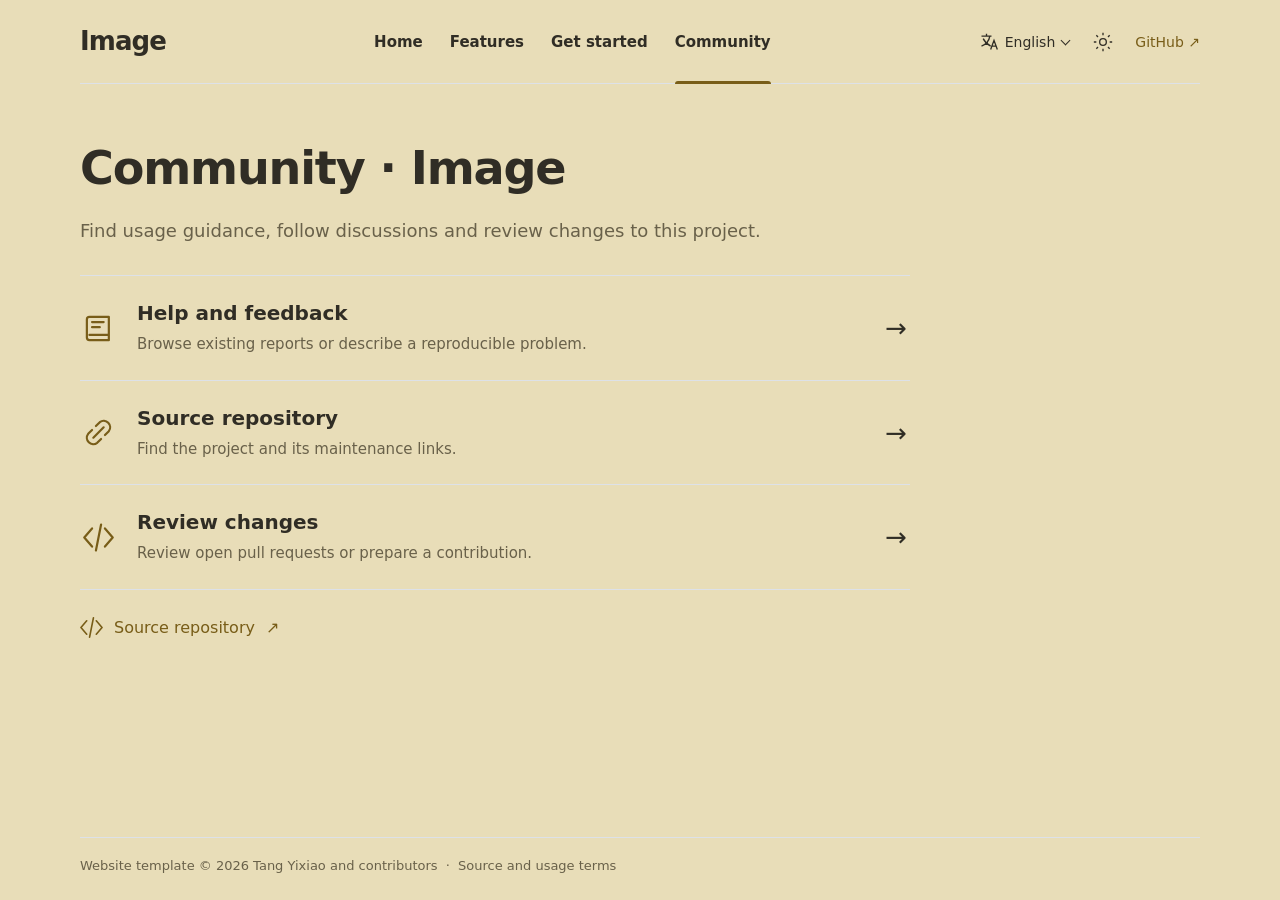
<file: project-website/site/en/community.html>
<!doctype html>
<html lang="en" data-locale="en" data-theme="system" data-default-theme="system" data-site-root="../">
<head>
  <meta charset="utf-8">
  <meta name="viewport" content="width=device-width, initial-scale=1">
  <meta name="generator" content="Project website template">
  <meta name="color-scheme" content="light dark">
  <meta name="description" content="Find usage guidance, follow discussions and review changes to this project.">
  <meta name="theme-color" content="#ffffff" media="(prefers-color-scheme: light)">
  <meta name="theme-color" content="#18191b" media="(prefers-color-scheme: dark)">
  <title>Community · Image</title>
  <link rel="alternate" hreflang="zh-CN" href="../community.html"><link rel="alternate" hreflang="en" href="../en/community.html">
  <link rel="icon" href="../favicon.svg" type="image/svg+xml">
  <script src="../theme-init.js"></script>
  <link rel="stylesheet" href="../style.css">
  <script src="../script.js" defer></script>
</head>
<body class="page-community" id="top">
  <a class="skip-link" href="#main">Skip to main content</a>
  <header class="site-header wrap">
    <a class="brand" href="./index.html">Image</a>
    <nav class="main-nav" id="main-nav" aria-label="Main navigation"><a href="./index.html">Home</a><a href="./features.html">Features</a><a href="./download.html">Get started</a><a href="./community.html" aria-current="page">Community</a></nav>
    <div class="header-tools">
      <details class="language-picker picker">
        <summary aria-label="Choose language"><svg viewBox="0 0 24 24" fill="none" stroke="currentColor" stroke-width="1.6" aria-hidden="true"><path d="M3 5h12M9 2v3m4 0c-1 6-5 10-10 12m2-9c2 4 5 7 9 9m0 4 4-11 4 11m-6-4h4"/></svg><span class="language-current">English</span></summary>
        <nav class="picker-menu" aria-label="Choose language"><a href="../community.html" lang="zh-CN" hreflang="zh-CN">简体中文</a><a href="../en/community.html" lang="en" hreflang="en" aria-current="true">English</a></nav>
      </details>
      <details class="theme-picker picker" hidden>
        <summary aria-label="Choose theme"><svg class="theme-sun" viewBox="0 0 24 24" fill="none" stroke="currentColor" stroke-width="1.6" aria-hidden="true"><circle cx="12" cy="12" r="4"/><path d="M12 1v3m0 16v3M1 12h3m16 0h3M4 4l2 2m12 12 2 2M4 20l2-2M18 6l2-2"/></svg><svg class="theme-moon" viewBox="0 0 24 24" fill="none" stroke="currentColor" stroke-width="1.6" aria-hidden="true"><path d="M20.5 14A9 9 0 0 1 10 3.5 9 9 0 1 0 20.5 14Z"/></svg><span class="theme-current">System</span></summary>
        <div class="picker-menu"><button type="button" data-theme-choice="light" aria-pressed="false"><svg class="" viewBox="0 0 24 24" fill="none" stroke="currentColor" stroke-width="1.7" stroke-linecap="round" stroke-linejoin="round" aria-hidden="true"><circle cx="12" cy="12" r="4"/><path d="M12 1v3m0 16v3M1 12h3m16 0h3M4 4l2 2m12 12 2 2M4 20l2-2M18 6l2-2"/></svg><span>Light</span></button><button type="button" data-theme-choice="dark" aria-pressed="false"><svg class="" viewBox="0 0 24 24" fill="none" stroke="currentColor" stroke-width="1.7" stroke-linecap="round" stroke-linejoin="round" aria-hidden="true"><path d="M20.5 14A9 9 0 0 1 10 3.5 9 9 0 1 0 20.5 14Z"/></svg><span>Dark</span></button><button type="button" data-theme-choice="system" aria-pressed="false"><svg class="" viewBox="0 0 24 24" fill="none" stroke="currentColor" stroke-width="1.7" stroke-linecap="round" stroke-linejoin="round" aria-hidden="true"><rect x="2" y="3" width="20" height="14" rx="2"/><path d="M12 17v4m-5 0h10"/></svg><span>System</span></button></div>
      </details>
      <a class="repository-link" href="https://github.com/tangyixiao/Image">GitHub <span aria-hidden="true">↗</span></a>
      <button class="menu-toggle" type="button" aria-label="Open navigation" data-open-label="Open navigation" data-close-label="Close navigation" aria-expanded="false" aria-controls="main-nav" hidden><svg viewBox="0 0 24 24" fill="none" stroke="currentColor" stroke-width="1.8" aria-hidden="true"><path d="M3 6h18M3 12h18M3 18h18"/></svg></button>
    </div>
  </header>
  <main id="main" class="wrap"><header class="page-heading"><h1>Community · Image</h1><p>Find usage guidance, follow discussions and review changes to this project.</p></header><div class="community-rows"><a class="community-row" href="https://github.com/tangyixiao/Image/issues"><svg class="" viewBox="0 0 24 24" fill="none" stroke="currentColor" stroke-width="1.7" stroke-linecap="round" stroke-linejoin="round" aria-hidden="true"><path d="M5 3h15v18H5a2 2 0 0 1-2-2V5a2 2 0 0 1 2-2Zm0 14h15M7 7h9M7 11h6"/></svg><span class="row-copy"><strong>Help and feedback</strong><span>Browse existing reports or describe a reproducible problem.</span></span><span class="arrow" aria-hidden="true">→</span></a><a class="community-row" href="https://github.com/tangyixiao/Image"><svg class="" viewBox="0 0 24 24" fill="none" stroke="currentColor" stroke-width="1.7" stroke-linecap="round" stroke-linejoin="round" aria-hidden="true"><path d="m10 7 3-3a5 5 0 0 1 7 7l-3 3M14 17l-3 3a5 5 0 0 1-7-7l3-3m1 6 8-8"/></svg><span class="row-copy"><strong>Source repository</strong><span>Find the project and its maintenance links.</span></span><span class="arrow" aria-hidden="true">→</span></a><a class="community-row" href="https://github.com/tangyixiao/Image/pulls"><svg class="" viewBox="0 0 24 24" fill="none" stroke="currentColor" stroke-width="1.7" stroke-linecap="round" stroke-linejoin="round" aria-hidden="true"><path d="m7 5-6 7 6 7M17 5l6 7-6 7M14 2l-4 20"/></svg><span class="row-copy"><strong>Review changes</strong><span>Review open pull requests or prepare a contribution.</span></span><span class="arrow" aria-hidden="true">→</span></a></div><a class="source-link" href="https://github.com/tangyixiao/Image"><svg class="" viewBox="0 0 24 24" fill="none" stroke="currentColor" stroke-width="1.7" stroke-linecap="round" stroke-linejoin="round" aria-hidden="true"><path d="m7 5-6 7 6 7M17 5l6 7-6 7M14 2l-4 20"/></svg>Source repository <span aria-hidden="true">↗</span></a></main>
  <footer class="site-footer wrap"><p>Website template © 2026 Tang Yixiao and contributors <span aria-hidden="true">·</span> <a href="https://github.com/tangyixiao/Image">Source and usage terms</a></p></footer>
</body>
</html>
</file>
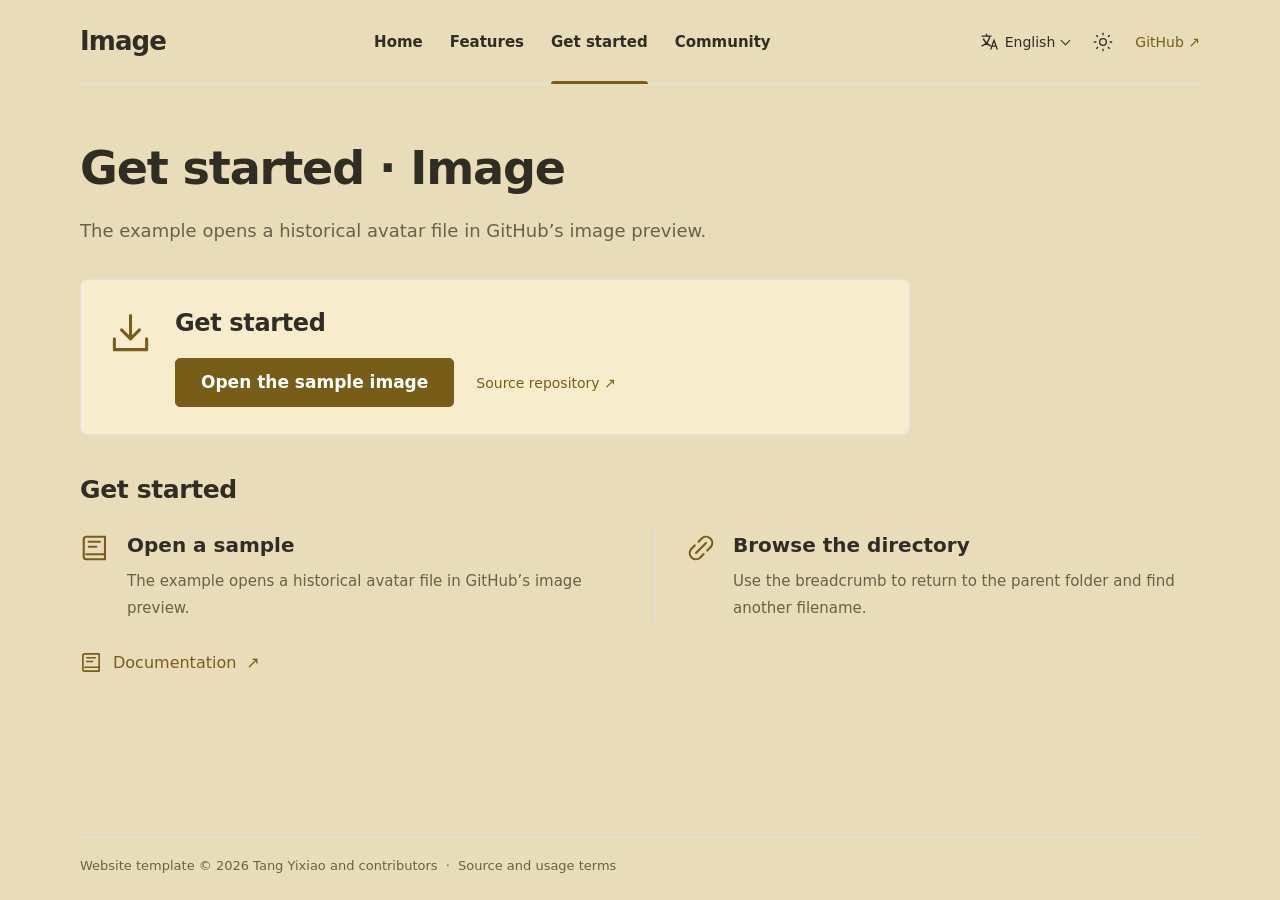
<file: project-website/site/en/download.html>
<!doctype html>
<html lang="en" data-locale="en" data-theme="system" data-default-theme="system" data-site-root="../">
<head>
  <meta charset="utf-8">
  <meta name="viewport" content="width=device-width, initial-scale=1">
  <meta name="generator" content="Project website template">
  <meta name="color-scheme" content="light dark">
  <meta name="description" content="The example opens a historical avatar file in GitHub’s image preview.">
  <meta name="theme-color" content="#ffffff" media="(prefers-color-scheme: light)">
  <meta name="theme-color" content="#18191b" media="(prefers-color-scheme: dark)">
  <title>Get started · Image</title>
  <link rel="alternate" hreflang="zh-CN" href="../download.html"><link rel="alternate" hreflang="en" href="../en/download.html">
  <link rel="icon" href="../favicon.svg" type="image/svg+xml">
  <script src="../theme-init.js"></script>
  <link rel="stylesheet" href="../style.css">
  <script src="../script.js" defer></script>
</head>
<body class="page-download" id="top">
  <a class="skip-link" href="#main">Skip to main content</a>
  <header class="site-header wrap">
    <a class="brand" href="./index.html">Image</a>
    <nav class="main-nav" id="main-nav" aria-label="Main navigation"><a href="./index.html">Home</a><a href="./features.html">Features</a><a href="./download.html" aria-current="page">Get started</a><a href="./community.html">Community</a></nav>
    <div class="header-tools">
      <details class="language-picker picker">
        <summary aria-label="Choose language"><svg viewBox="0 0 24 24" fill="none" stroke="currentColor" stroke-width="1.6" aria-hidden="true"><path d="M3 5h12M9 2v3m4 0c-1 6-5 10-10 12m2-9c2 4 5 7 9 9m0 4 4-11 4 11m-6-4h4"/></svg><span class="language-current">English</span></summary>
        <nav class="picker-menu" aria-label="Choose language"><a href="../download.html" lang="zh-CN" hreflang="zh-CN">简体中文</a><a href="../en/download.html" lang="en" hreflang="en" aria-current="true">English</a></nav>
      </details>
      <details class="theme-picker picker" hidden>
        <summary aria-label="Choose theme"><svg class="theme-sun" viewBox="0 0 24 24" fill="none" stroke="currentColor" stroke-width="1.6" aria-hidden="true"><circle cx="12" cy="12" r="4"/><path d="M12 1v3m0 16v3M1 12h3m16 0h3M4 4l2 2m12 12 2 2M4 20l2-2M18 6l2-2"/></svg><svg class="theme-moon" viewBox="0 0 24 24" fill="none" stroke="currentColor" stroke-width="1.6" aria-hidden="true"><path d="M20.5 14A9 9 0 0 1 10 3.5 9 9 0 1 0 20.5 14Z"/></svg><span class="theme-current">System</span></summary>
        <div class="picker-menu"><button type="button" data-theme-choice="light" aria-pressed="false"><svg class="" viewBox="0 0 24 24" fill="none" stroke="currentColor" stroke-width="1.7" stroke-linecap="round" stroke-linejoin="round" aria-hidden="true"><circle cx="12" cy="12" r="4"/><path d="M12 1v3m0 16v3M1 12h3m16 0h3M4 4l2 2m12 12 2 2M4 20l2-2M18 6l2-2"/></svg><span>Light</span></button><button type="button" data-theme-choice="dark" aria-pressed="false"><svg class="" viewBox="0 0 24 24" fill="none" stroke="currentColor" stroke-width="1.7" stroke-linecap="round" stroke-linejoin="round" aria-hidden="true"><path d="M20.5 14A9 9 0 0 1 10 3.5 9 9 0 1 0 20.5 14Z"/></svg><span>Dark</span></button><button type="button" data-theme-choice="system" aria-pressed="false"><svg class="" viewBox="0 0 24 24" fill="none" stroke="currentColor" stroke-width="1.7" stroke-linecap="round" stroke-linejoin="round" aria-hidden="true"><rect x="2" y="3" width="20" height="14" rx="2"/><path d="M12 17v4m-5 0h10"/></svg><span>System</span></button></div>
      </details>
      <a class="repository-link" href="https://github.com/tangyixiao/Image">GitHub <span aria-hidden="true">↗</span></a>
      <button class="menu-toggle" type="button" aria-label="Open navigation" data-open-label="Open navigation" data-close-label="Close navigation" aria-expanded="false" aria-controls="main-nav" hidden><svg viewBox="0 0 24 24" fill="none" stroke="currentColor" stroke-width="1.8" aria-hidden="true"><path d="M3 6h18M3 12h18M3 18h18"/></svg></button>
    </div>
  </header>
  <main id="main" class="wrap"><header class="page-heading"><h1>Get started · Image</h1><p>The example opens a historical avatar file in GitHub’s image preview.</p></header><section class="download-panel" aria-labelledby="download-version"><svg class="" viewBox="0 0 24 24" fill="none" stroke="currentColor" stroke-width="1.7" stroke-linecap="round" stroke-linejoin="round" aria-hidden="true"><path d="M12 2v13m-5-5 5 5 5-5M3 15v6h18v-6"/></svg><div><h2 id="download-version">Get started</h2><div class="download-actions"><a class="button button-primary" href="https://github.com/tangyixiao/Image/blob/main/github_old_avatar_corrected_512.png">Open the sample image</a><a class="release-link" href="https://github.com/tangyixiao/Image">Source repository <span aria-hidden="true">↗</span></a></div></div></section><section class="getting-started" id="instructions"><h2>Get started</h2><div class="start-steps"><a class="start-step" href="https://github.com/tangyixiao/Image/blob/main/github_old_avatar_corrected_512.png"><span class="step-icon"><svg class="" viewBox="0 0 24 24" fill="none" stroke="currentColor" stroke-width="1.7" stroke-linecap="round" stroke-linejoin="round" aria-hidden="true"><path d="M5 3h15v18H5a2 2 0 0 1-2-2V5a2 2 0 0 1 2-2Zm0 14h15M7 7h9M7 11h6"/></svg></span><span><strong>Open a sample</strong><span>The example opens a historical avatar file in GitHub’s image preview.</span></span></a><a class="start-step" href="https://github.com/tangyixiao/Image/blob/main/README.md"><span class="step-icon"><svg class="" viewBox="0 0 24 24" fill="none" stroke="currentColor" stroke-width="1.7" stroke-linecap="round" stroke-linejoin="round" aria-hidden="true"><path d="m10 7 3-3a5 5 0 0 1 7 7l-3 3M14 17l-3 3a5 5 0 0 1-7-7l3-3m1 6 8-8"/></svg></span><span><strong>Browse the directory</strong><span>Use the breadcrumb to return to the parent folder and find another filename.</span></span></a></div></section><a class="docs-link" href="https://github.com/tangyixiao/Image/blob/main/README.md"><svg class="" viewBox="0 0 24 24" fill="none" stroke="currentColor" stroke-width="1.7" stroke-linecap="round" stroke-linejoin="round" aria-hidden="true"><path d="M5 3h15v18H5a2 2 0 0 1-2-2V5a2 2 0 0 1 2-2Zm0 14h15M7 7h9M7 11h6"/></svg>Documentation <span aria-hidden="true">↗</span></a></main>
  <footer class="site-footer wrap"><p>Website template © 2026 Tang Yixiao and contributors <span aria-hidden="true">·</span> <a href="https://github.com/tangyixiao/Image">Source and usage terms</a></p></footer>
</body>
</html>
</file>
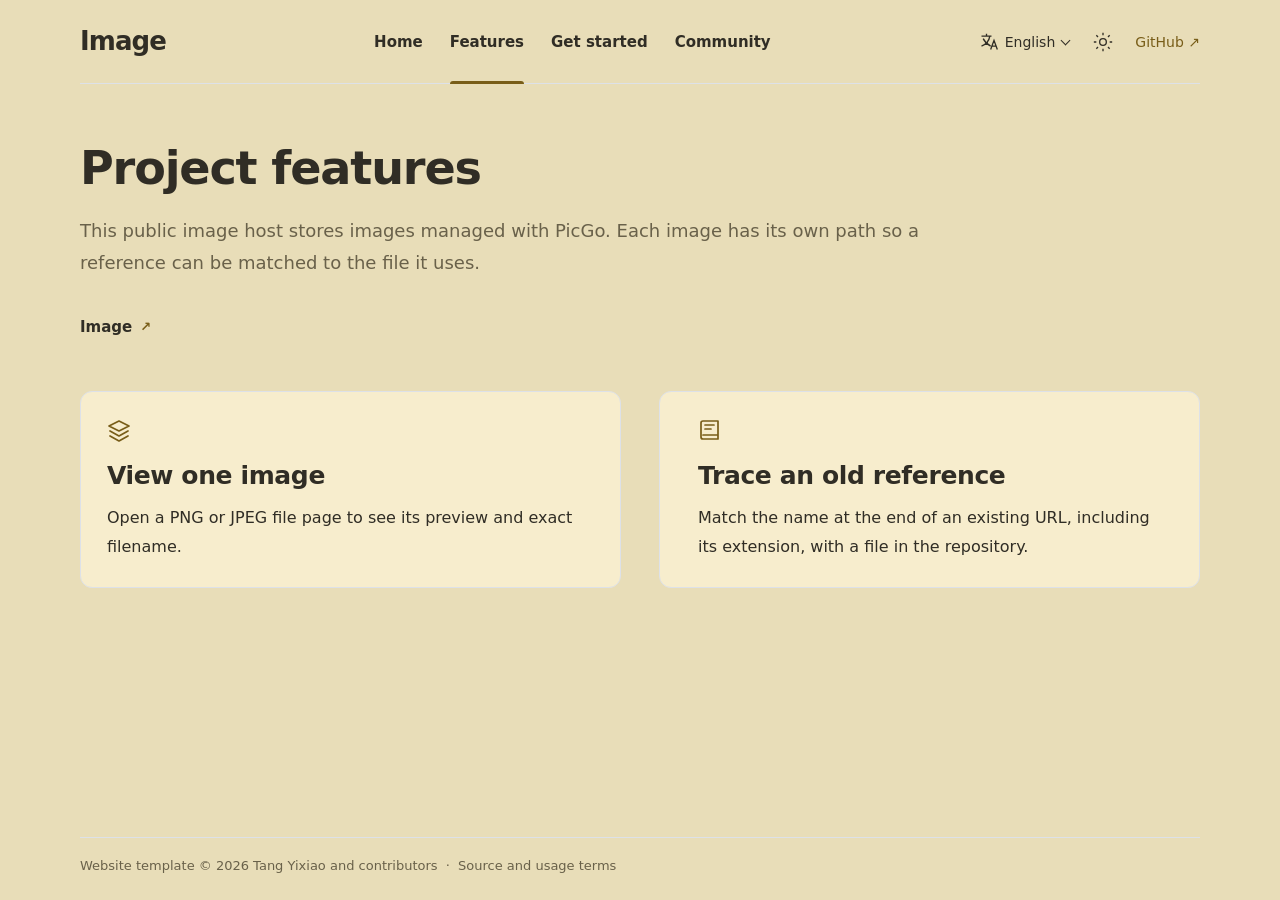
<file: project-website/site/en/features.html>
<!doctype html>
<html lang="en" data-locale="en" data-theme="system" data-default-theme="system" data-site-root="../">
<head>
  <meta charset="utf-8">
  <meta name="viewport" content="width=device-width, initial-scale=1">
  <meta name="generator" content="Project website template">
  <meta name="color-scheme" content="light dark">
  <meta name="description" content="This public image host stores images managed with PicGo. Each image has its own path so a reference can be matched to the file it uses.">
  <meta name="theme-color" content="#ffffff" media="(prefers-color-scheme: light)">
  <meta name="theme-color" content="#18191b" media="(prefers-color-scheme: dark)">
  <title>Features · Image</title>
  <link rel="alternate" hreflang="zh-CN" href="../features.html"><link rel="alternate" hreflang="en" href="../en/features.html">
  <link rel="icon" href="../favicon.svg" type="image/svg+xml">
  <script src="../theme-init.js"></script>
  <link rel="stylesheet" href="../style.css">
  <script src="../script.js" defer></script>
</head>
<body class="page-features" id="top">
  <a class="skip-link" href="#main">Skip to main content</a>
  <header class="site-header wrap">
    <a class="brand" href="./index.html">Image</a>
    <nav class="main-nav" id="main-nav" aria-label="Main navigation"><a href="./index.html">Home</a><a href="./features.html" aria-current="page">Features</a><a href="./download.html">Get started</a><a href="./community.html">Community</a></nav>
    <div class="header-tools">
      <details class="language-picker picker">
        <summary aria-label="Choose language"><svg viewBox="0 0 24 24" fill="none" stroke="currentColor" stroke-width="1.6" aria-hidden="true"><path d="M3 5h12M9 2v3m4 0c-1 6-5 10-10 12m2-9c2 4 5 7 9 9m0 4 4-11 4 11m-6-4h4"/></svg><span class="language-current">English</span></summary>
        <nav class="picker-menu" aria-label="Choose language"><a href="../features.html" lang="zh-CN" hreflang="zh-CN">简体中文</a><a href="../en/features.html" lang="en" hreflang="en" aria-current="true">English</a></nav>
      </details>
      <details class="theme-picker picker" hidden>
        <summary aria-label="Choose theme"><svg class="theme-sun" viewBox="0 0 24 24" fill="none" stroke="currentColor" stroke-width="1.6" aria-hidden="true"><circle cx="12" cy="12" r="4"/><path d="M12 1v3m0 16v3M1 12h3m16 0h3M4 4l2 2m12 12 2 2M4 20l2-2M18 6l2-2"/></svg><svg class="theme-moon" viewBox="0 0 24 24" fill="none" stroke="currentColor" stroke-width="1.6" aria-hidden="true"><path d="M20.5 14A9 9 0 0 1 10 3.5 9 9 0 1 0 20.5 14Z"/></svg><span class="theme-current">System</span></summary>
        <div class="picker-menu"><button type="button" data-theme-choice="light" aria-pressed="false"><svg class="" viewBox="0 0 24 24" fill="none" stroke="currentColor" stroke-width="1.7" stroke-linecap="round" stroke-linejoin="round" aria-hidden="true"><circle cx="12" cy="12" r="4"/><path d="M12 1v3m0 16v3M1 12h3m16 0h3M4 4l2 2m12 12 2 2M4 20l2-2M18 6l2-2"/></svg><span>Light</span></button><button type="button" data-theme-choice="dark" aria-pressed="false"><svg class="" viewBox="0 0 24 24" fill="none" stroke="currentColor" stroke-width="1.7" stroke-linecap="round" stroke-linejoin="round" aria-hidden="true"><path d="M20.5 14A9 9 0 0 1 10 3.5 9 9 0 1 0 20.5 14Z"/></svg><span>Dark</span></button><button type="button" data-theme-choice="system" aria-pressed="false"><svg class="" viewBox="0 0 24 24" fill="none" stroke="currentColor" stroke-width="1.7" stroke-linecap="round" stroke-linejoin="round" aria-hidden="true"><rect x="2" y="3" width="20" height="14" rx="2"/><path d="M12 17v4m-5 0h10"/></svg><span>System</span></button></div>
      </details>
      <a class="repository-link" href="https://github.com/tangyixiao/Image">GitHub <span aria-hidden="true">↗</span></a>
      <button class="menu-toggle" type="button" aria-label="Open navigation" data-open-label="Open navigation" data-close-label="Close navigation" aria-expanded="false" aria-controls="main-nav" hidden><svg viewBox="0 0 24 24" fill="none" stroke="currentColor" stroke-width="1.8" aria-hidden="true"><path d="M3 6h18M3 12h18M3 18h18"/></svg></button>
    </div>
  </header>
  <main id="main" class="wrap"><header class="page-heading"><h1>Project features</h1><p>This public image host stores images managed with PicGo. Each image has its own path so a reference can be matched to the file it uses.</p></header><nav class="platforms" aria-label="Supported platforms"><a class="platform-link" href="https://tangyixiao.github.io/Image/"><span>Image</span><span class="platform-arrow" aria-hidden="true">↗</span></a></nav><div class="feature-groups"><article class="feature guide-feature"><svg class="" viewBox="0 0 24 24" fill="none" stroke="currentColor" stroke-width="1.7" stroke-linecap="round" stroke-linejoin="round" aria-hidden="true"><path d="m12 3 10 5-10 5L2 8l10-5Zm-9 10 9 5 9-5M3 18l9 5 9-5"/></svg><div class="feature-copy"><h2>View one image</h2><p>Open a PNG or JPEG file page to see its preview and exact filename.</p></div></article><article class="feature guide-feature"><svg class="" viewBox="0 0 24 24" fill="none" stroke="currentColor" stroke-width="1.7" stroke-linecap="round" stroke-linejoin="round" aria-hidden="true"><path d="M5 3h15v18H5a2 2 0 0 1-2-2V5a2 2 0 0 1 2-2Zm0 14h15M7 7h9M7 11h6"/></svg><div class="feature-copy"><h2>Trace an old reference</h2><p>Match the name at the end of an existing URL, including its extension, with a file in the repository.</p></div></article></div></main>
  <footer class="site-footer wrap"><p>Website template © 2026 Tang Yixiao and contributors <span aria-hidden="true">·</span> <a href="https://github.com/tangyixiao/Image">Source and usage terms</a></p></footer>
</body>
</html>
</file>
<file: project-website/site/style.css>
:root {
  color-scheme: light;
  --page: #fff;
  --ink: #121419;
  --muted: #525966;
  --line: #dde1e8;
  --blue: #1859e8;
  --blue-hover: #0646d1;
  --button-ink: #fff;
  --surface: #f6f8fc;
  --code-panel: #fcf7ef;
  --training-panel: #f0f8f5;
  --code: #97600e;
  --training: #087d65;
  --focus: #b84309;
  --light-image: block;
  --dark-image: none;
  font-family: "Segoe UI", "Microsoft YaHei", "PingFang SC", system-ui, sans-serif;
  font-synthesis: none;
  text-rendering: optimizeLegibility;
  -webkit-text-size-adjust: 100%;
}

:root[data-theme="dark"] {
  color-scheme: dark;
  --page: #18191b;
  --ink: #f2f2f3;
  --muted: #b8bbc1;
  --line: #414348;
  --blue: #99bfff;
  --blue-hover: #c1d7ff;
  --button-ink: #14223a;
  --surface: #212326;
  --code-panel: transparent;
  --training-panel: transparent;
  --code: #e3b573;
  --training: #7dc8b2;
  --focus: #ffc28b;
  --light-image: none;
  --dark-image: block;
}

/* This also works before JavaScript runs, and when it is disabled. */
@media (prefers-color-scheme: dark) {
  :root[data-theme="system"] {
    color-scheme: dark;
    --page: #18191b;
    --ink: #f2f2f3;
    --muted: #b8bbc1;
    --line: #414348;
    --blue: #99bfff;
    --blue-hover: #c1d7ff;
    --button-ink: #14223a;
    --surface: #212326;
    --code-panel: transparent;
    --training-panel: transparent;
    --code: #e3b573;
    --training: #7dc8b2;
    --focus: #ffc28b;
    --light-image: none;
    --dark-image: block;
  }
}

* { box-sizing: border-box; }
[hidden] { display: none !important; }
html { scroll-padding-top: 24px; }
body { margin: 0; min-height: 100vh; display: flex; flex-direction: column; background: var(--page); color: var(--ink); }
main { flex: 1; }
a { color: var(--blue); text-underline-offset: 4px; }
a:hover { text-decoration: underline; }
button, a, summary { -webkit-tap-highlight-color: transparent; }
a:focus-visible, button:focus-visible, summary:focus-visible { outline: 3px solid var(--focus); outline-offset: 4px; border-radius: 3px; }
button { font: inherit; }
svg { display: block; width: 24px; height: 24px; flex: 0 0 auto; }
h1, h2, h3, p, figure { margin: 0; }
h1, h2, h3 { overflow-wrap: anywhere; }
h1 { font-size: clamp(36px, 3.7vw, 52px); line-height: 1.28; font-weight: 750; letter-spacing: -0.025em; }
h2 { font-size: 29px; line-height: 1.4; font-weight: 700; letter-spacing: -0.015em; }
h3 { font-size: 23px; line-height: 1.45; font-weight: 700; }
.wrap { width: min(100% - 88px, 1120px); margin-inline: auto; }
.skip-link { position: absolute; z-index: 20; top: 12px; left: 12px; padding: 10px 16px; background: var(--page); border: 2px solid var(--blue); transform: translateY(-160%); }
.skip-link:focus { transform: none; }
.light-image { display: var(--light-image) !important; }
.dark-image { display: var(--dark-image) !important; }

.site-header { min-height: 84px; display: flex; align-items: center; gap: 32px; border-bottom: 1px solid var(--line); }
.brand { min-width: 0; max-width: 25%; color: var(--ink); font-size: 26px; line-height: 1.2; font-weight: 750; letter-spacing: -0.035em; text-decoration: none; overflow-wrap: anywhere; }
.brand:hover { text-decoration: none; }
.main-nav { display: flex; align-self: stretch; flex-shrink: 0; align-items: stretch; gap: 27px; margin-inline: auto; }
.main-nav a { position: relative; display: flex; align-items: center; font-size: 15px; font-weight: 600; color: var(--ink); text-decoration: none; padding-block: 13px; }
.main-nav a:hover { color: var(--blue); }
.main-nav a[aria-current="page"]::after { position: absolute; content: ""; bottom: -1px; inset-inline: 0; height: 3px; background: var(--blue); border-radius: 3px 3px 0 0; }
.header-tools { display: flex; align-items: center; gap: 14px; flex-shrink: 0; }
.repository-link { white-space: nowrap; text-decoration: none; font-size: 14px; }
.menu-toggle { display: none; }
.picker { position: relative; }
.picker summary { display: flex; align-items: center; gap: 6px; min-height: 44px; cursor: pointer; list-style: none; font-size: 14px; }
.picker summary::-webkit-details-marker { display: none; }
.picker summary > svg { width: 20px; height: 20px; }
.language-picker summary::after { content: ""; width: 6px; height: 6px; margin: -3px 2px 0 1px; border: solid currentColor; border-width: 0 1px 1px 0; transform: rotate(45deg); }
.theme-current { position: absolute; width: 1px; height: 1px; margin: -1px; padding: 0; overflow: hidden; clip-path: inset(50%); white-space: nowrap; border: 0; }
.theme-picker summary { justify-content: center; min-width: 36px; }
.theme-picker .theme-moon { display: none; }
.theme-picker[data-mode="dark"] .theme-sun { display: none; }
.theme-picker[data-mode="dark"] .theme-moon { display: block; }
.picker-menu { position: absolute; z-index: 15; top: calc(100% + 8px); right: -10px; display: grid; gap: 2px; min-width: 146px; padding: 6px; border: 1px solid var(--line); border-radius: 6px; background: var(--page); }
.picker-menu a, .picker-menu button { display: flex; align-items: center; justify-content: space-between; gap: 14px; min-height: 42px; width: 100%; padding: 9px 10px; border: 0; border-radius: 3px; background: transparent; color: var(--ink); font-size: 14px; line-height: 1.5; text-align: start; text-decoration: none; cursor: pointer; white-space: nowrap; }
.picker-menu a:hover, .picker-menu button:hover { background: var(--surface); }
.picker-menu [aria-current="true"], .picker-menu [aria-pressed="true"] { color: var(--blue); font-weight: 650; }
.picker-menu [aria-current="true"]::after, .picker-menu [aria-pressed="true"]::after { content: "✓"; }

.hero { display: grid; grid-template-columns: minmax(0, 1.35fr) minmax(280px, 0.8fr); align-items: center; gap: 56px; padding: 48px 20px 42px; }
.hero-copy { padding-bottom: 12px; }
.hero-description { max-width: 610px; margin-top: 24px; font-size: 18px; line-height: 1.85; }
.hero-description p + p { margin-top: 4px; }
.platforms { display: flex; align-items: center; flex-wrap: wrap; gap: 12px 26px; margin-top: 24px; }
.platform-link { display: inline-flex; align-items: center; gap: 8px; min-height: 44px; color: var(--ink); font-size: 15px; font-weight: 600; text-decoration: none; }
.platform-link img { display: block; width: 30px; height: 30px; object-fit: contain; }
.platform-link:not(.wordmark) img { background: #fff; padding: 2px; border-radius: 3px; }
.platform-link.wordmark img { width: 91px; height: 46px; }
.platform-link:hover { text-decoration: none; opacity: 0.8; }
.platform-arrow { color: var(--blue); font-size: 13px; }
.hero-actions { display: flex; gap: 16px; margin-top: 28px; flex-wrap: wrap; }
.button { display: inline-flex; min-height: 49px; align-items: center; justify-content: center; padding: 10px 25px; border: 1px solid; border-radius: 5px; font-size: 17px; line-height: 1.5; font-weight: 650; text-decoration: none; }
.button:hover { text-decoration: none; }
.button-primary { background: var(--blue); border-color: var(--blue); color: var(--button-ink); }
.button-primary:hover { background: var(--blue-hover); border-color: var(--blue-hover); }
.button-secondary { background: transparent; border-color: var(--line); color: var(--ink); min-width: 155px; }
.button-secondary:hover { background: var(--surface); }
.release-note { color: var(--muted); margin-top: 12px; font-size: 14px; line-height: 1.6; }
.product-preview { width: 100%; max-width: 320px; justify-self: center; }
.product-preview figcaption { text-align: center; color: var(--muted); font-size: 12px; line-height: 1.65; margin-top: 10px; }
.product-image { display: block; width: 100%; height: auto; max-height: 430px; object-fit: contain; }
.device { min-height: 365px; padding: 13px 13px 18px; border: 6px solid #45484e; border-bottom-width: 3px; border-radius: 36px 36px 14px 14px; overflow: hidden; background: #191c20; color: #f6f7f8; }
.device-status { display: flex; align-items: center; justify-content: space-between; margin: 0 10px 22px; font-size: 11px; }
.device-signals { display: flex; gap: 5px; align-items: flex-end; height: 12px; }
.device-signals i { width: 7px; height: 11px; background: #fff; border-radius: 1px; }
.device-signals i:first-child { width: 13px; border-radius: 50% 50% 2px 2px; clip-path: polygon(0 0, 100% 0, 50% 100%); }
.device-signals i:nth-child(2) { clip-path: polygon(100% 0, 100% 100%, 0 100%); }
.app-heading { display: flex; align-items: center; justify-content: space-between; padding: 0 8px; gap: 10px; }
.app-heading strong { font-size: 20px; font-weight: 650; overflow-wrap: anywhere; }
.app-tools { display: flex; gap: 15px; align-items: center; }
.app-tools svg { width: 18px; height: 18px; }
.app-tools > span { font-size: 24px; line-height: 1; }
.app-tabs { display: flex; justify-content: space-between; margin-top: 20px; border-bottom: 1px solid #3b3e44; }
.app-tab { display: grid; gap: 5px; justify-items: center; padding: 0 9px 8px; font-size: 13px; line-height: 1.5; }
.app-tab svg { width: 21px; height: 21px; }
.app-tab.is-current { color: #9ac6ff; border-bottom: 2px solid #9ac6ff; }
.app-items { display: grid; gap: 7px; margin-top: 11px; }
.app-item { display: flex; align-items: center; gap: 12px; background: #2b2e33; border-radius: 6px; padding: 11px 13px; }
.app-item > svg { width: 25px; height: 25px; }
.app-item > div { min-width: 0; }
.app-item strong { display: block; font-size: 14px; line-height: 1.5; font-weight: 600; }
.app-item div > span { display: block; color: #c9ccd2; font-size: 11px; line-height: 1.55; }
.chevron { margin-left: auto; color: inherit; font-size: 21px; line-height: 1; }

.home-features { border-top: 1px solid var(--line); padding-block: 32px 48px; }
.feature-teasers { display: grid; grid-template-columns: repeat(2, minmax(0, 1fr)); gap: 30px; }
.feature-teaser { padding: 22px 24px; border-radius: 8px; background: var(--code-panel); }
.teaser-training { background: var(--training-panel); }
.feature-teaser header { display: flex; align-items: center; gap: 14px; }
.feature-teaser header > svg { width: 31px; height: 31px; color: var(--code); }
.teaser-training header > svg { color: var(--training); }
.feature-teaser h2 { font-size: 23px; }
.feature-teaser p { margin-top: 10px; font-size: 15px; line-height: 1.8; }
.feature-more { display: inline-block; margin-top: 13px; font-size: 14px; font-weight: 600; text-decoration: none; }

.page-heading { max-width: 880px; padding-top: 55px; }
.page-heading h1 { font-size: clamp(33px, 3.6vw, 47px); }
.page-heading > p { margin-top: 17px; color: var(--muted); font-size: 18px; line-height: 1.8; }
.page-heading + .platforms { margin-top: 25px; }
.feature-groups { display: grid; grid-template-columns: repeat(2, minmax(0, 1fr)); gap: 38px; padding-block: 42px 50px; }
.feature { min-width: 0; }
.feature:nth-child(even) { border-left: 1px solid var(--line); padding-left: 38px; }
.feature:only-child { grid-column: 1 / -1; max-width: 800px; }
.feature-copy h2 { font-size: 25px; }
.feature-icon { display: inline-flex; vertical-align: middle; margin-right: 10px; }
.feature-copy > p { margin-top: 11px; font-size: 16px; line-height: 1.8; }
.feature-copy .feature-detail { margin-top: 9px; color: var(--muted); font-size: 14px; }
.feature-image { margin-top: 22px; }
.feature-image a, .feature-image picture { display: block; }
.feature-image img { display: block; width: 100%; height: auto; border-radius: 5px; }
.feature-image figcaption { margin-top: 9px; color: var(--muted); font-size: 12px; line-height: 1.65; }
.mini-preview { margin-top: 20px; border: 1px solid var(--line); border-radius: 5px; background: var(--surface); padding: 12px; }
.mini-title { font-size: 14px; font-weight: 650; line-height: 1.6; margin-bottom: 3px; }
.mini-row { display: flex; align-items: center; gap: 8px; padding: 9px 0; border-top: 1px solid var(--line); }
.mini-row strong { display: block; font-size: 13px; line-height: 1.5; font-weight: 600; }
.mini-row div > span { display: block; color: var(--muted); font-size: 12px; line-height: 1.5; }

.download-panel { display: flex; align-items: flex-start; gap: 23px; max-width: 830px; margin-top: 32px; padding: 27px 28px; background: var(--surface); border: 1px solid var(--line); border-radius: 7px; }
.download-panel > svg, .download-panel > .download-icon { width: 43px; height: 43px; margin-top: 5px; color: var(--blue); flex: 0 0 auto; }
.download-panel > div { min-width: 0; flex: 1; }
.download-icon svg { width: 100%; height: 100%; }
.download-panel h2 { font-size: 24px; }
.download-panel p { margin-top: 8px; color: var(--muted); font-size: 15px; line-height: 1.7; }
.download-panel .button { margin-top: 17px; margin-right: 22px; }
.release-link { display: inline-block; margin-top: 14px; font-size: 14px; text-decoration: none; }
.getting-started { padding-block: 37px 29px; }
.getting-started > h2 { font-size: 25px; }
.start-steps { display: grid; grid-template-columns: repeat(2, minmax(0, 1fr)); gap: 30px; margin-top: 23px; }
.start-step { display: flex; align-items: flex-start; gap: 17px; color: var(--ink); text-decoration: none; }
.start-step:nth-child(even) { border-left: 1px solid var(--line); padding-left: 30px; }
.start-step:only-child { grid-column: 1 / -1; }
.step-icon { color: var(--blue); flex: 0 0 auto; margin-top: 3px; }
.step-icon svg { width: 30px; height: 30px; }
.start-step strong { display: block; font-size: 20px; line-height: 1.55; }
.start-step > span:last-child > span { display: block; margin-top: 7px; color: var(--muted); font-size: 15px; line-height: 1.8; }
.start-step:hover strong { color: var(--blue); text-decoration: underline; text-underline-offset: 4px; }
.docs-link { display: inline-flex; align-items: center; gap: 10px; margin-bottom: 45px; font-size: 16px; text-decoration: none; }
.docs-link svg { width: 23px; height: 23px; }

.community-rows { max-width: 830px; margin-top: 28px; border-top: 1px solid var(--line); }
.community-row { display: flex; align-items: center; gap: 23px; padding: 22px 3px; border-bottom: 1px solid var(--line); color: var(--ink); text-decoration: none; }
.community-row > svg { width: 31px; height: 31px; color: var(--blue); }
.community-row .row-copy { flex: 1; min-width: 0; }
.community-row strong { display: block; font-size: 20px; line-height: 1.5; font-weight: 650; }
.community-row .row-copy > span { display: block; margin-top: 4px; color: var(--muted); font-size: 15px; line-height: 1.7; }
.community-row .arrow { font-size: 26px; font-weight: 400; }
.community-row:hover { text-decoration: none; }
.community-row:hover strong { color: var(--blue); text-decoration: underline; }
.source-link { display: inline-flex; align-items: center; gap: 11px; margin: 26px 0 47px; font-size: 16px; text-decoration: none; }
.source-link > svg { width: 23px; height: 23px; }
.site-footer { border-top: 1px solid var(--line); padding-block: 17px 23px; color: var(--muted); font-size: 13px; line-height: 1.7; }
.site-footer a { color: inherit; text-decoration: none; }
.site-footer span { padding-inline: 4px; }

@media (max-width: 1100px) {
  .site-header { gap: 22px; }
  .brand { font-size: 23px; }
  .main-nav { gap: 20px; }
  .main-nav a, .repository-link, .picker summary { font-size: 13px; }
  .header-tools { gap: 10px; }
  .hero { padding-inline: 0; gap: 32px; }
  .hero-description { font-size: 17px; }
  .button { padding-inline: 20px; }
}

@media (max-width: 900px) {
  .site-header { flex-wrap: wrap; min-height: 72px; gap: 0; padding-block: 13px; }
  .brand { max-width: calc(100% - 145px); font-size: 25px; }
  .header-tools { margin-left: auto; gap: 16px; }
  .repository-link { display: none; }
  .language-current { position: absolute; width: 1px; height: 1px; overflow: hidden; clip-path: inset(50%); white-space: nowrap; }
  .language-picker summary::after { display: none; }
  .picker summary { min-width: 28px; justify-content: center; }
  .menu-toggle { align-items: center; justify-content: center; padding: 0; width: 28px; height: 44px; border: 0; color: var(--ink); background: transparent; cursor: pointer; }
  .js .menu-toggle { display: flex; }
  .main-nav { order: 3; width: 100%; gap: 0; justify-content: space-between; padding-top: 8px; margin: 0; }
  .main-nav a { padding: 10px 2px 8px; font-size: 15px; }
  .js .main-nav { display: none; }
  .js .main-nav.is-open { display: flex; }
  .hero { grid-template-columns: minmax(0, 1fr) minmax(250px, 0.85fr); gap: 26px; }
  .hero h1 { font-size: 37px; }
  .hero-actions { gap: 10px; }
  .hero-actions .button { font-size: 15px; padding-inline: 17px; }
  .platforms { gap: 8px 18px; }
  .feature-teasers { gap: 22px; }
  .feature-teaser { padding: 19px; }
  .feature-groups { gap: 26px; }
  .feature:nth-child(even) { padding-left: 26px; }
}

@media (max-width: 700px) {
  .wrap { width: calc(100% - 40px); }
  .site-header { min-height: 65px; padding-block: 10px; }
  .brand { font-size: 23px; }
  .hero { grid-template-columns: minmax(0, 1fr); padding: 29px 0 30px; gap: 27px; }
  .hero-copy { padding: 0; }
  h1, .hero h1 { font-size: 33px; line-height: 1.3; }
  .hero-description { margin-top: 16px; font-size: 15px; line-height: 1.8; }
  .hero-description p + p { margin-top: 4px; }
  .platforms { gap: 8px 16px; margin-top: 19px; }
  .platform-link { gap: 6px; font-size: 12px; }
  .platform-link img { width: 25px; height: 25px; }
  .platform-link.wordmark img { width: 73px; height: 37px; }
  .hero-actions { display: grid; gap: 10px; margin-top: 21px; }
  .button, .hero-actions .button { min-height: 45px; font-size: 16px; padding: 9px 16px; }
  .release-note { text-align: center; margin-top: 9px; font-size: 13px; }
  .product-preview { max-width: 270px; }
  .device { min-height: 300px; border-width: 5px; padding: 11px 11px 13px; border-radius: 30px 30px 12px 12px; }
  .device-status { margin-bottom: 15px; font-size: 10px; }
  .app-heading strong { font-size: 17px; }
  .app-tabs { margin-top: 15px; }
  .app-tab { font-size: 11px; padding-inline: 9px; gap: 3px; }
  .app-tab svg { width: 18px; height: 18px; }
  .app-item { padding: 8px 10px; gap: 10px; }
  .app-item strong { font-size: 12px; }
  .app-item div > span { font-size: 10px; }
  .app-item > svg { width: 22px; height: 22px; }
  .product-preview figcaption { font-size: 11px; margin-top: 8px; }
  h2 { font-size: 24px; }
  h3 { font-size: 19px; }
  .home-features { padding-block: 23px 30px; }
  .feature-teasers { grid-template-columns: minmax(0, 1fr); gap: 16px; }
  .feature-teaser { padding: 18px; }
  .feature-teaser header { gap: 12px; }
  .feature-teaser h2 { font-size: 22px; }
  .feature-teaser p { font-size: 14px; margin-top: 8px; }
  .feature-more { margin-top: 10px; }
  .page-heading { padding-top: 30px; }
  .page-heading h1 { font-size: 32px; }
  .page-heading > p { margin-top: 13px; font-size: 15px; line-height: 1.8; }
  .page-heading + .platforms { margin-top: 17px; }
  .feature-groups { grid-template-columns: minmax(0, 1fr); gap: 29px; padding-block: 28px 34px; }
  .feature:nth-child(even) { border: 0; padding: 0; }
  .feature-copy h2 { font-size: 23px; }
  .feature-copy > p { font-size: 14px; line-height: 1.8; margin-top: 9px; }
  .feature-copy .feature-detail { font-size: 13px; margin-top: 7px; }
  .feature-image { margin-top: 16px; }
  .feature-image figcaption { font-size: 11px; margin-top: 7px; }
  .download-panel { gap: 16px; padding: 21px 18px; margin-top: 24px; }
  .download-panel > svg, .download-panel > .download-icon { width: 31px; height: 31px; }
  .download-panel h2 { font-size: 21px; }
  .download-panel p { font-size: 13px; }
  .download-panel .button { margin-top: 14px; margin-right: 0; width: 100%; }
  .release-link { font-size: 13px; }
  .getting-started { padding-block: 28px 23px; }
  .getting-started > h2 { font-size: 23px; }
  .start-steps { grid-template-columns: minmax(0, 1fr); margin-top: 21px; gap: 23px; }
  .start-step { gap: 15px; }
  .start-step:nth-child(even) { border: 0; padding: 0; }
  .step-icon svg { width: 27px; height: 27px; }
  .start-step strong { font-size: 18px; }
  .start-step > span:last-child > span { font-size: 14px; line-height: 1.75; margin-top: 4px; }
  .docs-link { font-size: 15px; margin-bottom: 32px; }
  .community-rows { margin-top: 23px; }
  .community-row { gap: 16px; padding: 19px 0; }
  .community-row > svg { width: 27px; height: 27px; }
  .community-row strong { font-size: 18px; }
  .community-row .row-copy > span { font-size: 14px; line-height: 1.75; }
  .community-row .arrow { font-size: 23px; }
  .source-link { font-size: 14px; margin-block: 23px 34px; }
  .site-footer { font-size: 12px; padding-block: 15px 20px; }
}

@media (max-width: 359px) {
  .wrap { width: calc(100% - 32px); }
  .brand { font-size: 21px; }
  .header-tools { gap: 11px; }
  .main-nav a { font-size: 13px; }
  h1, .hero h1, .page-heading h1 { font-size: 29px; }
  .platforms { gap: 5px 11px; }
  .platform-link { font-size: 11px; }
  .platform-link.wordmark img { width: 65px; }
  .feature-teaser { padding: 16px; }
  .download-panel { gap: 12px; padding-inline: 15px; }
}

@media (prefers-reduced-motion: reduce) {
  *, *::before, *::after { scroll-behavior: auto !important; }
}

/* Project guide additions to the 2026-11-09 website template. */
.hero { grid-template-columns: minmax(0, 1.08fr) minmax(0, .92fr); }
.product-preview { max-width: 550px; }
.guide-card { padding: clamp(18px, 3.2vw, 36px); border-radius: 14px; background: var(--surface); border: 1px solid var(--line); }
.guide-card h2 { font-size: 20px; }
.guide-card ol { list-style: decimal-leading-zero; padding-left: 2.1em; margin: 12px 0 0; }
.guide-card li { padding: 10px 0 10px 3px; }
.guide-card li + li { border-top: 1px solid var(--line); }
.guide-card li::marker { color: var(--blue); font: 600 13px ui-monospace, monospace; }
.guide-card li a { color: var(--ink); text-decoration: none; }
.guide-card li a:hover strong { text-decoration: underline; }
.guide-card li span { display: block; color: var(--muted); font-size: 14px; line-height: 1.65; }
.guide-feature { padding: 26px; background: var(--surface); border: 1px solid var(--line); border-radius: 12px; }
.guide-feature > svg { color: var(--blue); margin-bottom: 16px; }
.product-image { border-radius: 10px; border: 1px solid var(--line); background: var(--surface); }
body { overflow-wrap: anywhere; }
.site-header .brand { max-height: 4.6em; }
@media (max-width: 700px) {
  .hero { grid-template-columns: minmax(0, 1fr); }
  .product-preview { max-width: 100%; }
  .guide-feature { padding: 20px; }
}
:root[data-theme="light"] { --page: #E8DDB8; --ink: #302D25; --muted: #69614a; --surface: #F7EDCD; --blue: #785d18; --blue-hover: var(--blue); --button-ink: #fff; }
@media (prefers-color-scheme: light) { :root[data-theme="system"] { --page: #E8DDB8; --ink: #302D25; --muted: #69614a; --surface: #F7EDCD; --blue: #785d18; --blue-hover: var(--blue); --button-ink: #fff; } }
:root[data-theme="dark"] { --page: #252116; --ink: #F4E9C7; --muted: #bcad7d; --surface: #3A321E; --blue: #e7c45b; --blue-hover: var(--blue); --button-ink: #000; }
@media (prefers-color-scheme: dark) { :root[data-theme="system"] { --page: #252116; --ink: #F4E9C7; --muted: #bcad7d; --surface: #3A321E; --blue: #e7c45b; --blue-hover: var(--blue); --button-ink: #000; } }
</file>
